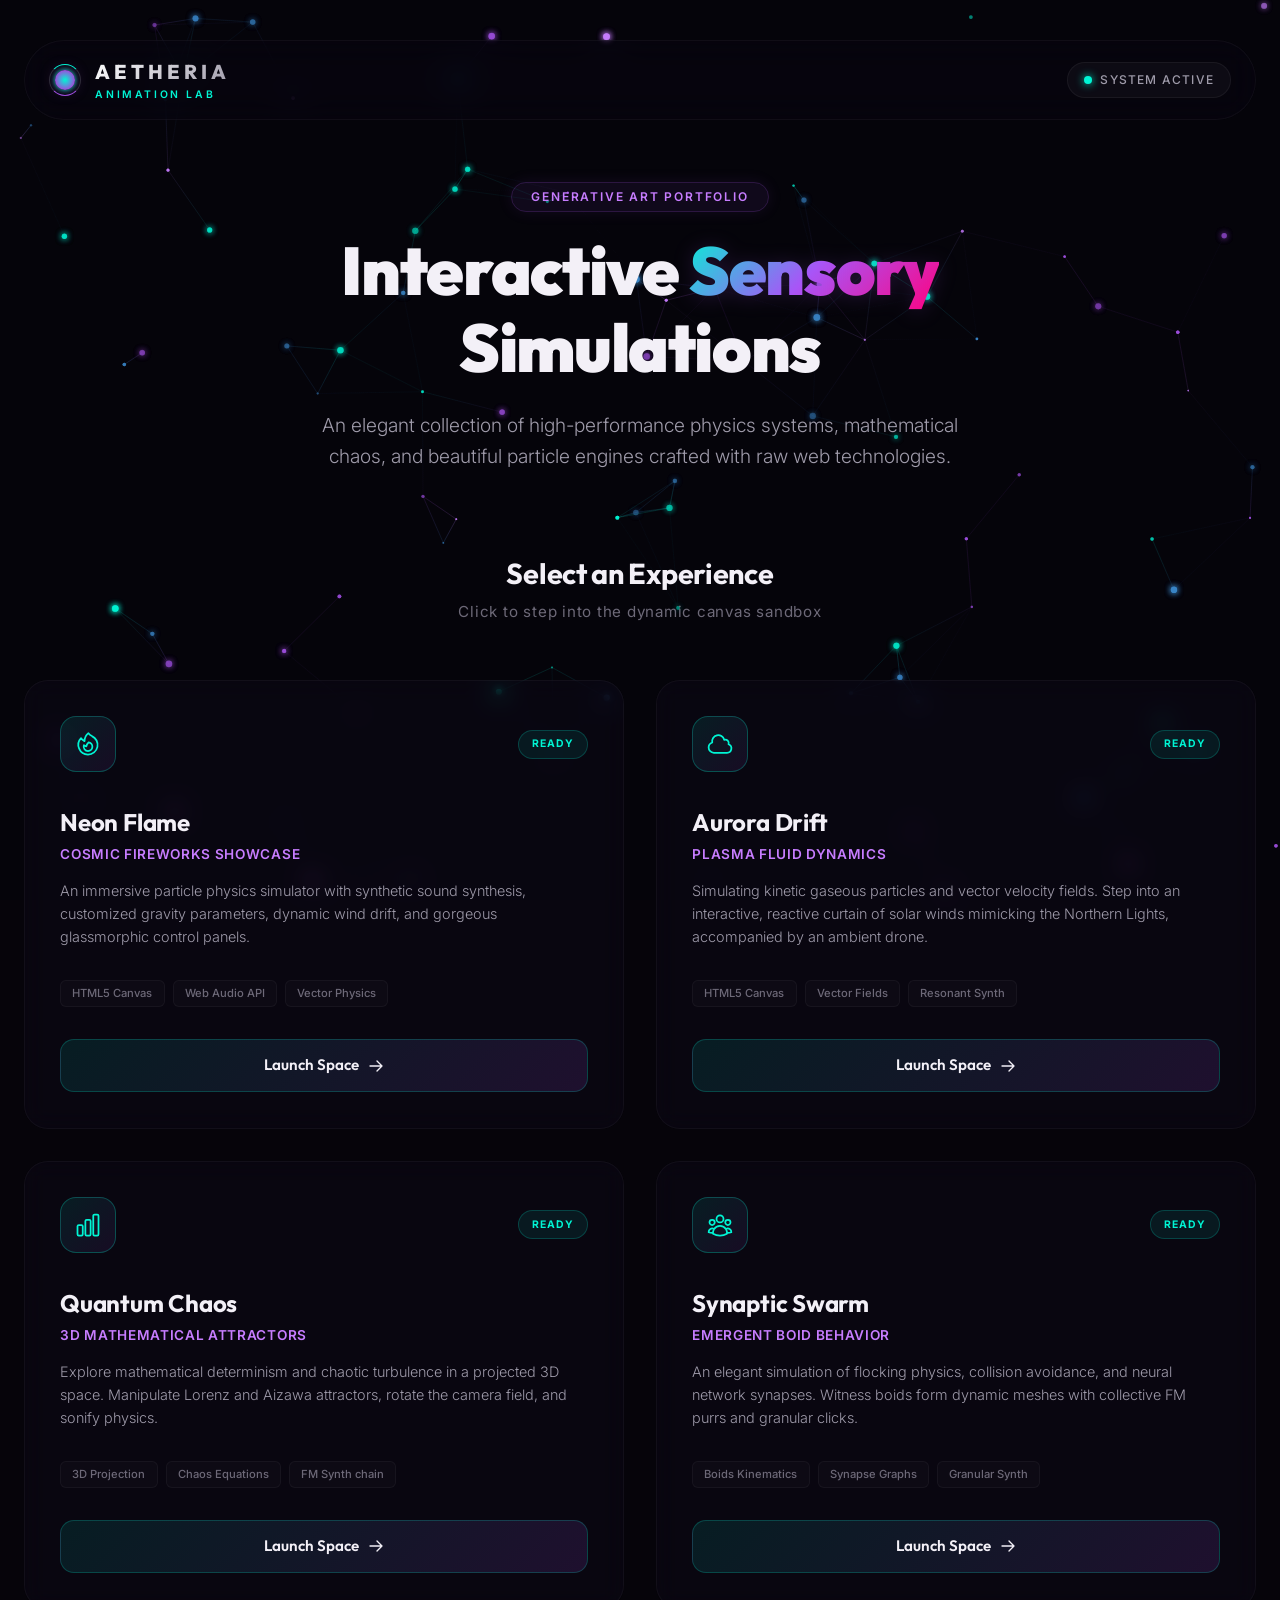
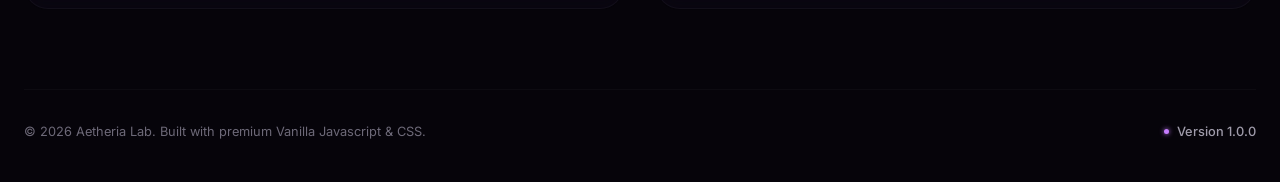
<file: index.html>
<!DOCTYPE html>
<html lang="en">
<head>
    <meta charset="UTF-8">
    <meta name="viewport" content="width=device-width, initial-scale=1.0">
    <title>Aetheria - Cosmic Animation Lab</title>
    <meta name="description" content="A curated collection of beautiful, interactive physics animations, math dynamics, and sensory simulations built with premium vanilla technologies.">
    <meta name="keywords" content="interactive art, html5 canvas, particle physics, generative art, glassmorphic dashboard, creative coding">
    <meta name="author" content="Antigravity Coding Assistant">
    
    <!-- Open Graph for sharing -->
    <meta property="og:title" content="Aetheria - Cosmic Animation Lab">
    <meta property="og:description" content="A premium showcase of gorgeous, interactive physics animations and creative experiments.">
    <meta property="og:type" content="website">

    <!-- Google Fonts -->
    <link rel="preconnect" href="https://fonts.googleapis.com">
    <link rel="preconnect" href="https://fonts.gstatic.com" crossorigin>
    <link href="https://fonts.googleapis.com/css2?family=Inter:wght@300;400;500;600&family=Outfit:wght@300;400;600;700;900&display=swap" rel="stylesheet">
    
    <!-- Root Stylesheet -->
    <link rel="stylesheet" href="style.css">
</head>
<body>
    <!-- Interactive Background Canvas (Sleek Space Dust Particles) -->
    <canvas id="portalCanvas"></canvas>

    <div class="app-container">
        <!-- Floating Header -->
        <header class="main-header">
            <div class="logo-area">
                <div class="logo-orb">
                    <div class="orb-core"></div>
                    <div class="orb-ring"></div>
                </div>
                <div class="logo-text">
                    <span class="brand-title">AETHERIA</span>
                    <span class="brand-tagline">Animation Lab</span>
                </div>
            </div>
            <nav class="main-nav">
                <div class="system-status">
                    <span class="status-indicator-ping"></span>
                    <span class="status-text">SYSTEM ACTIVE</span>
                </div>
            </nav>
        </header>

        <!-- Main Content -->
        <main class="portal-main">
            <!-- Hero Section -->
            <section class="hero-section">
                <div class="badge-wrapper">
                    <span class="explore-badge">Generative Art Portfolio</span>
                </div>
                <h1 class="hero-title">
                    Interactive <span class="gradient-text">Sensory</span> Simulations
                </h1>
                <p class="hero-subtitle">
                    An elegant collection of high-performance physics systems, mathematical chaos, and beautiful particle engines crafted with raw web technologies.
                </p>
            </section>

            <!-- Showcase Grid -->
            <section class="showcase-section">
                <div class="section-header">
                    <h2>Select an Experience</h2>
                    <p>Click to step into the dynamic canvas sandbox</p>
                </div>

                <div class="apps-grid">
                    <!-- App 1: Neon Flame (Live Fireworks) -->
                    <article class="app-card active-app">
                        <div class="card-glow"></div>
                        <div class="card-content">
                            <div class="card-header">
                                <div class="app-icon fireworks-icon">
                                    <svg viewBox="0 0 24 24" width="28" height="28" fill="none" stroke="currentColor" stroke-width="1.5">
                                        <path stroke-linecap="round" stroke-linejoin="round" d="M15.362 5.214A8.252 8.252 0 0 1 12 21 8.25 8.25 0 0 1 6.038 7.047 8.287 8.287 0 0 0 9 9.601a8.983 8.983 0 0 1 3.361-6.867 8.21 8.21 0 0 0 3 2.48Z" />
                                        <path stroke-linecap="round" stroke-linejoin="round" d="M12 18a3.75 3.75 0 0 0 .495-7.467 5.99 5.99 0 0 0-1.925 3.546 5.974 5.974 0 0 1-2.133-1A3.75 3.75 0 0 0 12 18Z" />
                                    </svg>
                                </div>
                                <span class="status-badge live">READY</span>
                            </div>
                            <div class="card-body">
                                <h3>Neon Flame</h3>
                                <p class="card-subtitle">Cosmic Fireworks Showcase</p>
                                <p class="card-description">
                                    An immersive particle physics simulator with synthetic sound synthesis, customized gravity parameters, dynamic wind drift, and gorgeous glassmorphic control panels.
                                </p>
                            </div>
                            <div class="card-tech">
                                <span>HTML5 Canvas</span>
                                <span>Web Audio API</span>
                                <span>Vector Physics</span>
                            </div>
                            <div class="card-footer">
                                <a href="fireworks/index.html" class="launch-btn">
                                    <span>Launch Space</span>
                                    <svg viewBox="0 0 24 24" width="16" height="16" fill="none" stroke="currentColor" stroke-width="2">
                                        <path stroke-linecap="round" stroke-linejoin="round" d="M13.5 4.5L21 12m0 0l-7.5 7.5M21 12H3" />
                                    </svg>
                                </a>
                            </div>
                        </div>
                    </article>

                    <!-- App 2: Fluid Aurora (Active) -->
                    <article class="app-card active-app">
                        <div class="card-glow"></div>
                        <div class="card-content">
                            <div class="card-header">
                                <div class="app-icon aurora-icon">
                                    <svg viewBox="0 0 24 24" width="28" height="28" fill="none" stroke="currentColor" stroke-width="1.5">
                                        <path stroke-linecap="round" stroke-linejoin="round" d="M2.25 15a4.5 4.5 0 0 0 4.5 4.5H18a3.75 3.75 0 0 0 1.332-7.257 3 3 0 0 0-3.758-3.848 5.25 5.25 0 0 0-10.233 2.33A4.502 4.502 0 0 0 2.25 15Z" />
                                    </svg>
                                </div>
                                <span class="status-badge live">READY</span>
                            </div>
                            <div class="card-body">
                                <h3>Aurora Drift</h3>
                                <p class="card-subtitle">Plasma Fluid Dynamics</p>
                                <p class="card-description">
                                    Simulating kinetic gaseous particles and vector velocity fields. Step into an interactive, reactive curtain of solar winds mimicking the Northern Lights, accompanied by an ambient drone.
                                </p>
                            </div>
                            <div class="card-tech">
                                <span>HTML5 Canvas</span>
                                <span>Vector Fields</span>
                                <span>Resonant Synth</span>
                            </div>
                            <div class="card-footer">
                                <a href="aurora/index.html" class="launch-btn">
                                    <span>Launch Space</span>
                                    <svg viewBox="0 0 24 24" width="16" height="16" fill="none" stroke="currentColor" stroke-width="2">
                                        <path stroke-linecap="round" stroke-linejoin="round" d="M13.5 4.5L21 12m0 0l-7.5 7.5M21 12H3" />
                                    </svg>
                                </a>
                            </div>
                        </div>
                    </article>

                    <!-- App 3: Mathematical Attractors (Active) -->
                    <article class="app-card active-app">
                        <div class="card-glow"></div>
                        <div class="card-content">
                            <div class="card-header">
                                <div class="app-icon attractor-icon">
                                    <svg viewBox="0 0 24 24" width="28" height="28" fill="none" stroke="currentColor" stroke-width="1.5">
                                        <path stroke-linecap="round" stroke-linejoin="round" d="M3 13.125C3 12.504 3.504 12 4.125 12h2.25c.621 0 1.125.504 1.125 1.125v6.75C7.5 20.496 6.996 21 6.375 21h-2.25A1.125 1.125 0 0 1 3 19.875v-6.75ZM9.75 8.625c0-.621.504-1.125 1.125-1.125h2.25c.621 0 1.125.504 1.125 1.125v11.25c0 .621-.504 1.125-1.125 1.125h-2.25a1.125 1.125 0 0 1-1.125-1.125V8.625ZM16.5 4.125c0-.621.504-1.125 1.125-1.125h2.25C20.496 3 21 3.504 21 4.125v15.75c0 .621-.504 1.125-1.125 1.125h-2.25a1.125 1.125 0 0 1-1.125-1.125V4.125Z" />
                                    </svg>
                                </div>
                                <span class="status-badge live">READY</span>
                            </div>
                            <div class="card-body">
                                <h3>Quantum Chaos</h3>
                                <p class="card-subtitle">3D Mathematical Attractors</p>
                                <p class="card-description">
                                    Explore mathematical determinism and chaotic turbulence in a projected 3D space. Manipulate Lorenz and Aizawa attractors, rotate the camera field, and sonify physics.
                                </p>
                            </div>
                            <div class="card-tech">
                                <span>3D Projection</span>
                                <span>Chaos Equations</span>
                                <span>FM Synth chain</span>
                            </div>
                            <div class="card-footer">
                                <a href="chaos/index.html" class="launch-btn">
                                    <span>Launch Space</span>
                                    <svg viewBox="0 0 24 24" width="16" height="16" fill="none" stroke="currentColor" stroke-width="2">
                                        <path stroke-linecap="round" stroke-linejoin="round" d="M13.5 4.5L21 12m0 0l-7.5 7.5M21 12H3" />
                                    </svg>
                                </a>
                            </div>
                        </div>
                    </article>

                    <!-- App 4: Swarm Intelligence (Active) -->
                    <article class="app-card active-app">
                        <div class="card-glow"></div>
                        <div class="card-content">
                            <div class="card-header">
                                <div class="app-icon swarm-icon">
                                    <svg viewBox="0 0 24 24" width="28" height="28" fill="none" stroke="currentColor" stroke-width="1.5">
                                        <path stroke-linecap="round" stroke-linejoin="round" d="M18 18.72a9.094 9.094 0 0 0 3.741-.479 3 3 0 0 0-4.682-2.72m.94 3.198.001.031c0 .225-.012.447-.037.666A11.944 11.944 0 0 1 12 21c-2.17 0-4.207-.576-5.963-1.584A6.062 6.062 0 0 1 6 18.719m12 0a5.971 5.971 0 0 0-.941-3.197m0 0A5.995 5.995 0 0 0 12 12.75a5.995 5.995 0 0 0-5.058 2.772m0 0a3 3 0 0 0-4.681 2.72 8.986 8.986 0 0 0 3.74.477m.94-3.197a5.971 5.971 0 0 0-.94 3.197M15 6.75a3 3 0 1 1-6 0 3 3 0 0 1 6 0Zm6 3a2.25 2.25 0 1 1-4.5 0 2.25 2.25 0 0 1 4.5 0Zm-13.5 0a2.25 2.25 0 1 1-4.5 0 2.25 2.25 0 0 1 4.5 0Z" />
                                    </svg>
                                </div>
                                <span class="status-badge live">READY</span>
                            </div>
                            <div class="card-body">
                                <h3>Synaptic Swarm</h3>
                                <p class="card-subtitle">Emergent Boid Behavior</p>
                                <p class="card-description">
                                    An elegant simulation of flocking physics, collision avoidance, and neural network synapses. Witness boids form dynamic meshes with collective FM purrs and granular clicks.
                                </p>
                            </div>
                            <div class="card-tech">
                                <span>Boids Kinematics</span>
                                <span>Synapse Graphs</span>
                                <span>Granular Synth</span>
                            </div>
                            <div class="card-footer">
                                <a href="swarm/index.html" class="launch-btn">
                                    <span>Launch Space</span>
                                    <svg viewBox="0 0 24 24" width="16" height="16" fill="none" stroke="currentColor" stroke-width="2">
                                        <path stroke-linecap="round" stroke-linejoin="round" d="M13.5 4.5L21 12m0 0l-7.5 7.5M21 12H3" />
                                    </svg>
                                </a>
                            </div>
                        </div>
                    </article>
                </div>
            </section>
        </main>

        <!-- Footer -->
        <footer class="main-footer">
            <p>&copy; 2026 Aetheria Lab. Built with premium Vanilla Javascript &amp; CSS.</p>
            <div class="footer-links">
                <span class="footer-dot"></span>
                <span>Version 1.0.0</span>
            </div>
        </footer>
    </div>

    <!-- Entrance Script -->
    <script src="app.js"></script>
</body>
</html>
</file>
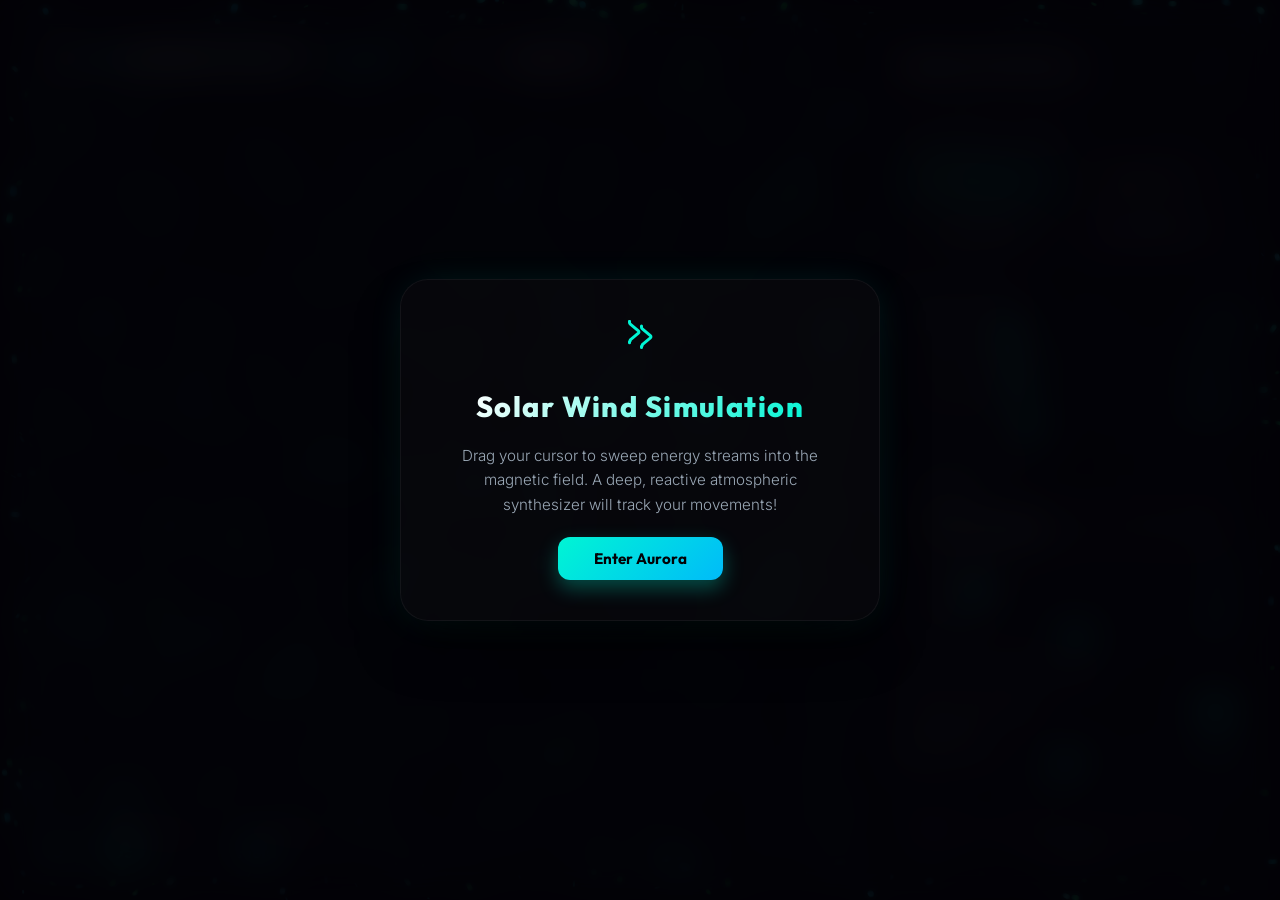
<file: aurora/index.html>
<!DOCTYPE html>
<html lang="en">
<head>
    <meta charset="UTF-8">
    <meta name="viewport" content="width=device-width, initial-scale=1.0">
    <title>Aurora Drift - Gaseous Plasma Fluid Dynamics</title>
    <meta name="description" content="Experience beautiful, gaseous plasma flows mimicking the Northern Lights. Interact with velocity vector fields and ambient synthesized drone sounds.">
    <meta name="keywords" content="aurora, plasma fluid dynamics, flow field, html5 canvas, audio synthesis, generative art">
    <meta name="author" content="Antigravity Coding Assistant">
    
    <!-- Google Fonts -->
    <link rel="preconnect" href="https://fonts.googleapis.com">
    <link rel="preconnect" href="https://fonts.gstatic.com" crossorigin>
    <link href="https://fonts.googleapis.com/css2?family=Inter:wght@300;400;500;600&family=Outfit:wght@300;400;600;800&display=swap" rel="stylesheet">
    
    <!-- CSS Stylesheet -->
    <link rel="stylesheet" href="style.css">
</head>
<body>
    <!-- Main Background Canvas -->
    <canvas id="auroraCanvas" aria-label="Interactive Fluid Plasma Canvas"></canvas>
    
    <!-- Overlay UI Layout -->
    <main class="ui-wrapper">
        <!-- Floating Header -->
        <header class="app-header">
            <div class="logo-area">
                <a href="../index.html" class="icon-btn tooltip back-home-btn" data-tooltip="Back to Portal" aria-label="Back to Portal" style="text-decoration: none; color: inherit; width: 38px; height: 38px;">
                    <svg viewBox="0 0 24 24" width="18" height="18" fill="none" stroke="currentColor" stroke-width="2.5" style="display: block;">
                        <path stroke-linecap="round" stroke-linejoin="round" d="M10.5 19.5L3 12m0 0l7.5-7.5M3 12h18" />
                    </svg>
                </a>
                <span class="logo-dot"></span>
                <h1>AURORA DRIFT</h1>
                <span class="logo-badge">Plasma v1.0</span>
            </div>
            <div class="header-actions">
                <button id="quickSoundBtn" class="icon-btn tooltip" data-tooltip="Toggle Ambient Drone" aria-label="Toggle Drone">
                    <svg class="sound-on-icon" viewBox="0 0 24 24" width="20" height="20">
                        <path d="M3 9v6h4l5 5V4L7 9H3zm13.5 3c0-1.77-1.02-3.29-2.5-4.03v8.05c1.48-.73 2.5-2.25 2.5-4.02zM14 3.23v2.06c2.89.86 5 3.54 5 6.71s-2.11 5.85-5 6.71v2.06c4.01-.91 7-4.49 7-8.77s-2.99-7.86-7-8.77z"/>
                    </svg>
                    <svg class="sound-off-icon hidden" viewBox="0 0 24 24" width="20" height="20">
                        <path d="M16.5 12c0-1.77-1.02-3.29-2.5-4.03v2.21l2.45 2.45c.03-.21.05-.42.05-.63zm2.5 0c0 .94-.2 1.82-.54 2.64l1.51 1.51C20.63 14.91 21 13.5 21 12c0-4.28-2.99-7.86-7-8.77v2.06c2.89.86 5 3.54 5 6.71zM4.27 3L3 4.27 7.73 9H3v6h4l5 5v-6.73l4.25 4.25c-.67.52-1.42.93-2.25 1.18v2.06c1.38-.31 2.63-.95 3.69-1.81L19.73 21 21 19.73l-9-9L4.27 3zM12 4L9.91 6.09 12 8.18V4z"/>
                    </svg>
                </button>
                <button id="toggleControlsBtn" class="action-btn header-toggle" aria-label="Toggle Settings Panel">
                    <span>Configure</span>
                    <svg viewBox="0 0 24 24" width="16" height="16">
                        <path d="M19.14 12.94c.04-.3.06-.61.06-.94 0-.32-.02-.64-.07-.94l2.03-1.58c.18-.14.23-.41.12-.61l-1.92-3.32c-.12-.22-.37-.29-.59-.22l-2.39.96c-.5-.38-1.03-.7-1.62-.94l-.36-2.54c-.04-.24-.24-.41-.48-.41h-3.84c-.24 0-.43.17-.47.41l-.36 2.54c-.59.24-1.13.57-1.62.94l-2.39-.96c-.22-.08-.47 0-.59.22L2.74 8.87c-.12.21-.08.47.12.61l2.03 1.58c-.05.3-.09.63-.09.94s.02.64.07.94l-2.03 1.58c-.18.14-.23.41-.12.61l1.92 3.32c.12.22.37.29.59.22l2.39-.96c.5.38 1.03.7 1.62.94l.36 2.54c.05.24.24.41.48.41h3.84c.24 0 .44-.17.47-.41l.36-2.54c.59-.24 1.13-.56 1.62-.94l2.39.96c.22.08.47 0 .59-.22l1.92-3.32c.12-.22.07-.47-.12-.61l-2.01-1.58zM12 15.6c-1.98 0-3.6-1.62-3.6-3.6s1.62-3.6 3.6-3.6 3.6 1.62 3.6 3.6-1.62 3.6-3.6 3.6z"/>
                    </svg>
                </button>
            </div>
        </header>

        <!-- Stats Counter -->
        <section class="diagnostics-panel" aria-label="Performance Diagnostics">
            <div class="stat-item">
                <span class="stat-label">FPS</span>
                <span id="fpsValue" class="stat-value">60</span>
            </div>
            <div class="stat-separator"></div>
            <div class="stat-item">
                <span class="stat-label">Plasma Nodes</span>
                <span id="nodesCount" class="stat-value">0</span>
            </div>
            <div class="stat-separator"></div>
            <div class="stat-item">
                <span class="stat-label">Flow Vectors</span>
                <span id="velocityFactor" class="stat-value">Fluid</span>
            </div>
        </section>

        <!-- Dynamic Control Sidebar -->
        <aside id="settingsPanel" class="settings-sidebar active" aria-label="Visual and Physics Settings">
            <div class="sidebar-header">
                <h2>Aurora Controller</h2>
                <button id="closeSidebarBtn" class="close-btn" aria-label="Hide panel">
                    <svg viewBox="0 0 24 24" width="18" height="18">
                        <path d="M19 6.41L17.59 5 12 10.59 6.41 5 5 6.41 10.59 12 5 17.59 6.41 19 12 13.41 17.59 19 19 17.59 13.41 12z"/>
                    </svg>
                </button>
            </div>

            <div class="sidebar-content">
                <!-- Presets -->
                <div class="control-group">
                    <h3 class="group-title">Atmospheric Presets</h3>
                    <div class="preset-grid">
                        <button class="preset-btn" data-preset="borealis">
                            <span>💚 Borealis Glow</span>
                        </button>
                        <button class="preset-btn" data-preset="solar-wind">
                            <span>🔥 Solar Flare</span>
                        </button>
                        <button class="preset-btn" data-preset="cosmic-storm">
                            <span>⚡ Electric Storm</span>
                        </button>
                        <button class="preset-btn" data-preset="violet-dream">
                            <span>💜 Violet Horizon</span>
                        </button>
                    </div>
                </div>

                <!-- Simulation Settings -->
                <div class="control-group">
                    <h3 class="group-title">Fluid Controls</h3>
                    
                    <div class="control-row slider-row">
                        <div class="slider-labels">
                            <label for="particleDensity">Fluid Particle Count</label>
                            <span id="particleDensityVal" class="slider-display">1200</span>
                        </div>
                        <input type="range" id="particleDensity" min="200" max="3000" step="100" value="1200">
                    </div>

                    <div class="control-row slider-row">
                        <div class="slider-labels">
                            <label for="flowSpeed">Plasma Flow Speed</label>
                            <span id="flowSpeedVal" class="slider-display">Normal</span>
                        </div>
                        <input type="range" id="flowSpeed" min="0.2" max="2.5" step="0.1" value="1.0">
                    </div>

                    <div class="control-row slider-row">
                        <div class="slider-labels">
                            <label for="turbulence">Wave Turbulence</label>
                            <span id="turbulenceVal" class="slider-display">Medium</span>
                        </div>
                        <input type="range" id="turbulence" min="0.1" max="3.0" step="0.1" value="1.2">
                    </div>
                </div>

                <!-- Customization -->
                <div class="control-group">
                    <h3 class="group-title">Aurora Styling</h3>

                    <div class="control-row select-row">
                        <label for="colorTheme">Color Nebula</label>
                        <div class="select-wrapper">
                            <select id="colorTheme">
                                <option value="emerald" selected>💚 Emerald Borealis</option>
                                <option value="solar">🔥 Solar Radiation</option>
                                <option value="cosmic">🌌 Electric Neon</option>
                                <option value="violet">💜 Amethyst Dream</option>
                                <option value="rainbow">🌈 Spectrum Shift</option>
                            </select>
                        </div>
                    </div>

                    <div class="control-row slider-row">
                        <div class="slider-labels">
                            <label for="trailPersistence">Trail Persistence</label>
                            <span id="trailPersistenceVal" class="slider-display">Long</span>
                        </div>
                        <input type="range" id="trailPersistence" min="0.01" max="0.15" step="0.005" value="0.04">
                    </div>

                    <div class="control-row slider-row">
                        <div class="slider-labels">
                            <label for="glowIntensity">Blur &amp; Glow</label>
                            <span id="glowIntensityVal" class="slider-display">High</span>
                        </div>
                        <input type="range" id="glowIntensity" min="0" max="15" step="1" value="8">
                    </div>
                </div>

                <!-- Audio Controls -->
                <div class="control-group">
                    <h3 class="group-title">Solar Wind Synthesizer</h3>

                    <div class="control-row toggle-row">
                        <label for="soundToggle">Enable Cosmic Drone</label>
                        <label class="switch-container">
                            <input type="checkbox" id="soundToggle" checked>
                            <span class="slider-switch"></span>
                        </label>
                    </div>

                    <div class="control-row slider-row">
                        <div class="slider-labels">
                            <label for="volumeSlider">Drone Volume</label>
                            <span id="volumeSliderVal" class="slider-display">50%</span>
                        </div>
                        <input type="range" id="volumeSlider" min="0" max="1" step="0.05" value="0.5">
                    </div>
                </div>
            </div>

            <div class="sidebar-footer">
                <p>🌌 Cosmic Fluid: Click and drag to inject solar kinetic velocity fields!</p>
            </div>
        </aside>

        <!-- Tap instructions overlay -->
        <div class="instruction-overlay" id="instructionOverlay">
            <div class="instruction-content">
                <svg viewBox="0 0 24 24" width="48" height="48" class="pulse-icon" fill="none" stroke="currentColor" stroke-width="1.5">
                    <path stroke-linecap="round" stroke-linejoin="round" d="M12.75 3.03v.568c0 .334.148.65.405.864l4.038 3.348a.75.75 0 0 1 0 1.15l-4.038 3.349a.867.867 0 0 1-.405.864v.568m-6-13.064v.568c0 .334.148.65.405.864l4.038 3.348a.75.75 0 0 1 0 1.15l-4.038 3.349a.867.867 0 0 1-.405.864v.568" />
                </svg>
                <p class="instruction-title">Solar Wind Simulation</p>
                <p class="instruction-text">Drag your cursor to sweep energy streams into the magnetic field. A deep, reactive atmospheric synthesizer will track your movements!</p>
                <button class="dismiss-btn" id="dismissInstructionsBtn">Enter Aurora</button>
            </div>
        </div>
    </main>

    <!-- App Script -->
    <script src="app.js"></script>
</body>
</html>
</file>
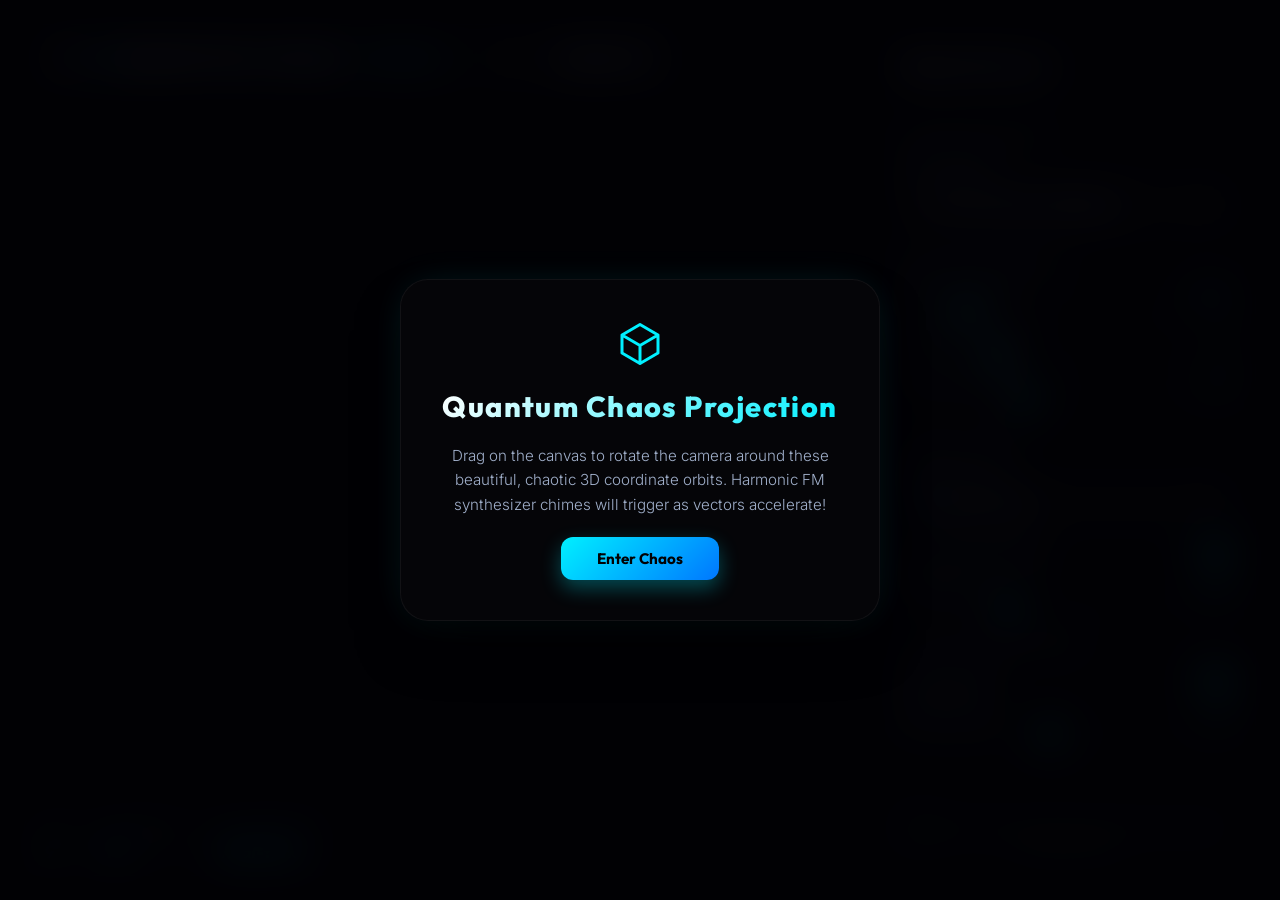
<file: chaos/index.html>
<!DOCTYPE html>
<html lang="en">
<head>
    <meta charset="UTF-8">
    <meta name="viewport" content="width=device-width, initial-scale=1.0">
    <title>Quantum Chaos - 3D Mathematical Attractors</title>
    <meta name="description" content="Explore mathematical determinism and chaotic turbulence in a 3D canvas environment. Manipulate Lorenz and Aizawa attractors and listen to mathematical FM synthesizers.">
    <meta name="keywords" content="chaos theory, lorenz attractor, aizawa attractor, 3d projection, math sonification, generative music">
    <meta name="author" content="Antigravity Coding Assistant">
    
    <!-- Google Fonts -->
    <link rel="preconnect" href="https://fonts.googleapis.com">
    <link rel="preconnect" href="https://fonts.gstatic.com" crossorigin>
    <link href="https://fonts.googleapis.com/css2?family=Inter:wght@300;400;500;600&family=Outfit:wght@300;400;600;800&display=swap" rel="stylesheet">
    
    <!-- CSS Stylesheet -->
    <link rel="stylesheet" href="style.css">
</head>
<body>
    <!-- Main Background Canvas -->
    <canvas id="chaosCanvas" aria-label="Interactive 3D Attractor Canvas"></canvas>
    
    <!-- Overlay UI Layout -->
    <main class="ui-wrapper">
        <!-- Floating Header -->
        <header class="app-header">
            <div class="logo-area">
                <a href="../index.html" class="icon-btn tooltip back-home-btn" data-tooltip="Back to Portal" aria-label="Back to Portal" style="text-decoration: none; color: inherit; width: 38px; height: 38px;">
                    <svg viewBox="0 0 24 24" width="18" height="18" fill="none" stroke="currentColor" stroke-width="2.5" style="display: block;">
                        <path stroke-linecap="round" stroke-linejoin="round" d="M10.5 19.5L3 12m0 0l7.5-7.5M3 12h18" />
                    </svg>
                </a>
                <span class="logo-dot"></span>
                <h1>QUANTUM CHAOS</h1>
                <span class="logo-badge">Attractor v1.0</span>
            </div>
            <div class="header-actions">
                <button id="quickSoundBtn" class="icon-btn tooltip" data-tooltip="Toggle FM Sonification" aria-label="Toggle Sound">
                    <svg class="sound-on-icon" viewBox="0 0 24 24" width="20" height="20">
                        <path d="M3 9v6h4l5 5V4L7 9H3zm13.5 3c0-1.77-1.02-3.29-2.5-4.03v8.05c1.48-.73 2.5-2.25 2.5-4.02zM14 3.23v2.06c2.89.86 5 3.54 5 6.71s-2.11 5.85-5 6.71v2.06c4.01-.91 7-4.49 7-8.77s-2.99-7.86-7-8.77z"/>
                    </svg>
                    <svg class="sound-off-icon hidden" viewBox="0 0 24 24" width="20" height="20">
                        <path d="M16.5 12c0-1.77-1.02-3.29-2.5-4.03v2.21l2.45 2.45c.03-.21.05-.42.05-.63zm2.5 0c0 .94-.2 1.82-.54 2.64l1.51 1.51C20.63 14.91 21 13.5 21 12c0-4.28-2.99-7.86-7-8.77v2.06c2.89.86 5 3.54 5 6.71zM4.27 3L3 4.27 7.73 9H3v6h4l5 5v-6.73l4.25 4.25c-.67.52-1.42.93-2.25 1.18v2.06c1.38-.31 2.63-.95 3.69-1.81L19.73 21 21 19.73l-9-9L4.27 3zM12 4L9.91 6.09 12 8.18V4z"/>
                    </svg>
                </button>
                <button id="toggleControlsBtn" class="action-btn header-toggle" aria-label="Toggle Settings Panel">
                    <span>Configure</span>
                    <svg viewBox="0 0 24 24" width="16" height="16">
                        <path d="M19.14 12.94c.04-.3.06-.61.06-.94 0-.32-.02-.64-.07-.94l2.03-1.58c.18-.14.23-.41.12-.61l-1.92-3.32c-.12-.22-.37-.29-.59-.22l-2.39.96c-.5-.38-1.03-.7-1.62-.94l-.36-2.54c-.04-.24-.24-.41-.48-.41h-3.84c-.24 0-.43.17-.47.41l-.36 2.54c-.59.24-1.13.57-1.62.94l-2.39-.96c-.22-.08-.47 0-.59.22L2.74 8.87c-.12.21-.08.47.12.61l2.03 1.58c-.05.3-.09.63-.09.94s.02.64.07.94l-2.03 1.58c-.18.14-.23.41-.12.61l1.92 3.32c.12.22.37.29.59.22l2.39-.96c.5.38 1.03.7 1.62.94l.36 2.54c.05.24.24.41.48.41h3.84c.24 0 .44-.17.47-.41l.36-2.54c.59-.24 1.13-.56 1.62-.94l2.39.96c.22.08.47 0 .59-.22l1.92-3.32c.12-.22.07-.47-.12-.61l-2.01-1.58zM12 15.6c-1.98 0-3.6-1.62-3.6-3.6s1.62-3.6 3.6-3.6 3.6 1.62 3.6 3.6-1.62 3.6-3.6 3.6z"/>
                    </svg>
                </button>
            </div>
        </header>

        <!-- Stats Counter -->
        <section class="diagnostics-panel" aria-label="Performance Diagnostics">
            <div class="stat-item">
                <span class="stat-label">FPS</span>
                <span id="fpsValue" class="stat-value">60</span>
            </div>
            <div class="stat-separator"></div>
            <div class="stat-item">
                <span class="stat-label">3D Strands</span>
                <span id="strandsCount" class="stat-value">0</span>
            </div>
            <div class="stat-separator"></div>
            <div class="stat-item">
                <span class="stat-label">Calculations</span>
                <span id="calcFactor" class="stat-value">Real-time</span>
            </div>
        </section>

        <!-- Dynamic Control Sidebar -->
        <aside id="settingsPanel" class="settings-sidebar active" aria-label="Visual and Physics Settings">
            <div class="sidebar-header">
                <h2>Chaos Director</h2>
                <button id="closeSidebarBtn" class="close-btn" aria-label="Hide panel">
                    <svg viewBox="0 0 24 24" width="18" height="18">
                        <path d="M19 6.41L17.59 5 12 10.59 6.41 5 5 6.41 10.59 12 5 17.59 6.41 19 12 13.41 17.59 19 19 17.59 13.41 12z"/>
                    </svg>
                </button>
            </div>

            <div class="sidebar-content">
                <!-- Attractor Equations selector -->
                <div class="control-group">
                    <h3 class="group-title">Attractor System</h3>
                    <div class="control-row select-row">
                        <label for="attractorType">Chaos Equation</label>
                        <div class="select-wrapper">
                            <select id="attractorType">
                                <option value="lorenz" selected>🦋 Lorenz Attractor (Butterfly)</option>
                                <option value="aizawa">🍎 Aizawa Attractor (Spherical)</option>
                                <option value="halvorsen">🔺 Halvorsen Attractor (Triangle)</option>
                                <option value="thomas">🌀 Thomas Attractor (Cyclic)</option>
                            </select>
                        </div>
                    </div>
                </div>

                <!-- Simulation Settings -->
                <div class="control-group">
                    <h3 class="group-title">Dynamic Parameters</h3>
                    
                    <div class="control-row slider-row">
                        <div class="slider-labels">
                            <label for="timeStep">Delta Time (Speed)</label>
                            <span id="timeStepVal" class="slider-display">Normal</span>
                        </div>
                        <input type="range" id="timeStep" min="0.002" max="0.035" step="0.001" value="0.008">
                    </div>

                    <div class="control-row slider-row">
                        <div class="slider-labels">
                            <label for="strandCount">3D Braids (Strands)</label>
                            <span id="strandCountVal" class="slider-display">12</span>
                        </div>
                        <input type="range" id="strandCount" min="2" max="30" step="1" value="12">
                    </div>

                    <div class="control-row slider-row">
                        <div class="slider-labels">
                            <label for="historyLength">History Trail Length</label>
                            <span id="historyLengthVal" class="slider-display">400</span>
                        </div>
                        <input type="range" id="historyLength" min="50" max="1000" step="25" value="400">
                    </div>
                </div>

                <!-- Customization -->
                <div class="control-group">
                    <h3 class="group-title">Visual Styling</h3>

                    <div class="control-row select-row">
                        <label for="colorTheme">Holographic Neon</label>
                        <div class="select-wrapper">
                            <select id="colorTheme">
                                <option value="cyan" selected>🌀 Quantum Cyan</option>
                                <option value="rose">💖 Cyberpunk Rose</option>
                                <option value="gold">💛 Solarian Dynasty</option>
                                <option value="acid">💚 Toxic Biohazard</option>
                                <option value="rainbow">🌈 Spectral Chaos</option>
                            </select>
                        </div>
                    </div>

                    <div class="control-row toggle-row">
                        <label for="autoSpinToggle">Auto Camera Rotation</label>
                        <label class="switch-container">
                            <input type="checkbox" id="autoSpinToggle" checked>
                            <span class="slider-switch"></span>
                        </label>
                    </div>

                    <div class="control-row slider-row">
                        <div class="slider-labels">
                            <label for="cameraZoom">3D Field Zoom</label>
                            <span id="cameraZoomVal" class="slider-display">100%</span>
                        </div>
                        <input type="range" id="cameraZoom" min="30" max="250" step="5" value="100">
                    </div>
                </div>

                <!-- Audio Controls -->
                <div class="control-group">
                    <h3 class="group-title">FM Chaos Sonification</h3>

                    <div class="control-row toggle-row">
                        <label for="soundToggle">Enable Sonifier</label>
                        <label class="switch-container">
                            <input type="checkbox" id="soundToggle" checked>
                            <span class="slider-switch"></span>
                        </label>
                    </div>

                    <div class="control-row slider-row">
                        <div class="slider-labels">
                            <label for="volumeSlider">Sonifier Volume</label>
                            <span id="volumeSliderVal" class="slider-display">45%</span>
                        </div>
                        <input type="range" id="volumeSlider" min="0" max="1" step="0.05" value="0.45">
                    </div>
                </div>
            </div>

            <div class="sidebar-footer">
                <p>🌀 Mathematical Space: Drag to rotate camera in 3D! Scroll or pinch to zoom.</p>
            </div>
        </aside>

        <!-- Tap instructions overlay -->
        <div class="instruction-overlay" id="instructionOverlay">
            <div class="instruction-content">
                <svg viewBox="0 0 24 24" width="48" height="48" class="pulse-icon" fill="none" stroke="currentColor" stroke-width="1.5">
                    <path stroke-linecap="round" stroke-linejoin="round" d="M21 7.5l-9-5.25L3 7.5m18 0l-9 5.25m9-5.25v9l-9 5.25M3 7.5l9 5.25M3 7.5v9l9 5.25m0-9v9" />
                </svg>
                <p class="instruction-title">Quantum Chaos Projection</p>
                <p class="instruction-text">Drag on the canvas to rotate the camera around these beautiful, chaotic 3D coordinate orbits. Harmonic FM synthesizer chimes will trigger as vectors accelerate!</p>
                <button class="dismiss-btn" id="dismissInstructionsBtn">Enter Chaos</button>
            </div>
        </div>
    </main>

    <!-- App Script -->
    <script src="app.js"></script>
</body>
</html>
</file>
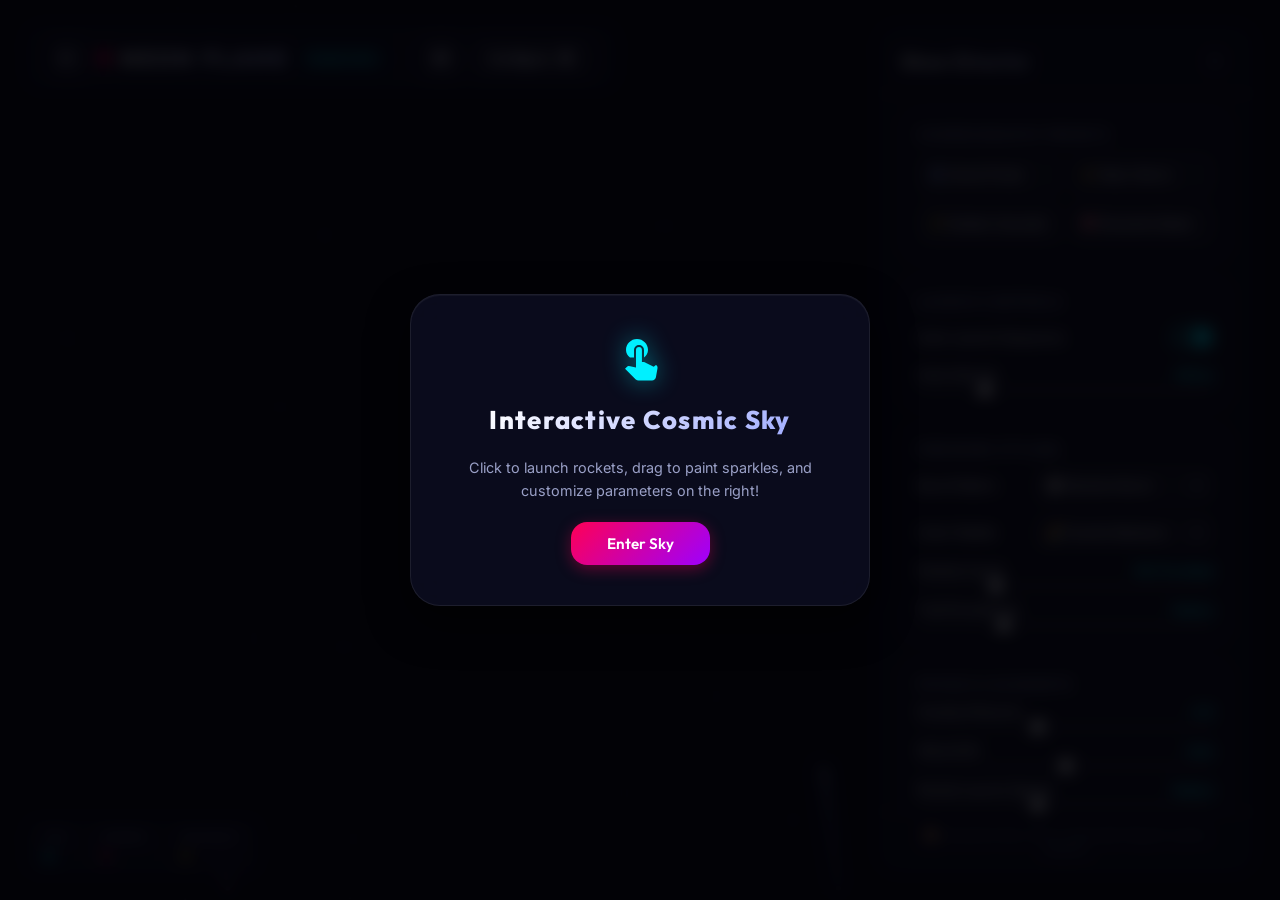
<file: fireworks/index.html>
<!DOCTYPE html>
<html lang="en">
<head>
    <meta charset="UTF-8">
    <meta name="viewport" content="width=device-width, initial-scale=1.0">
    <title>Neon Flame - Immersive Cosmic Fireworks Showcase</title>
    <meta name="description" content="Experience a breathtaking, fully interactive 3D-feel fireworks simulation with synthetic sound synthesis, customized shapes, gravity settings, and premium aesthetics.">
    <meta name="keywords" content="fireworks, animation, html5 canvas, particle physics, web audio synthesis, glassmorphism, interactive web app">
    <meta name="author" content="Antigravity Coding Assistant">
    
    <!-- Open Graph for social sharing -->
    <meta property="og:title" content="Neon Flame - Immersive Cosmic Fireworks Showcase">
    <meta property="og:description" content="Experience a breathtaking, fully interactive fireworks simulation with audio synthesis, custom shapes, and premium aesthetics.">
    <meta property="og:type" content="website">
    
    <!-- Google Fonts Preconnect and Import -->
    <link rel="preconnect" href="https://fonts.googleapis.com">
    <link rel="preconnect" href="https://fonts.gstatic.com" crossorigin>
    <link href="https://fonts.googleapis.com/css2?family=Inter:wght@300;400;500;600&family=Outfit:wght@300;400;600;800&display=swap" rel="stylesheet">
    
    <!-- CSS Stylesheet -->
    <link rel="stylesheet" href="style.css">
</head>
<body>
    <!-- Main Background Canvas -->
    <canvas id="fireworksCanvas" aria-label="Interactive Fireworks Show Canvas"></canvas>
    
    <!-- Starfield overlay canvas for a deep parallax space feel -->
    <canvas id="starsCanvas"></canvas>

    <!-- Overlay UI Layout -->
    <main class="ui-wrapper">
        <!-- Floating Header -->
        <header class="app-header">
            <div class="logo-area">
                <a href="../index.html" class="icon-btn tooltip back-home-btn" data-tooltip="Back to Portal" aria-label="Back to Portal" style="text-decoration: none; color: inherit; width: 38px; height: 38px;">
                    <svg viewBox="0 0 24 24" width="18" height="18" fill="none" stroke="currentColor" stroke-width="2.5" style="display: block;">
                        <path stroke-linecap="round" stroke-linejoin="round" d="M10.5 19.5L3 12m0 0l7.5-7.5M3 12h18" />
                    </svg>
                </a>
                <span class="logo-dot"></span>
                <h1>NEON FLAME</h1>
                <span class="logo-badge">Cosmic v2.0</span>
            </div>
            <div class="header-actions">
                <button id="quickSoundBtn" class="icon-btn tooltip" data-tooltip="Toggle Sound" aria-label="Toggle Sound">
                    <svg class="sound-on-icon" viewBox="0 0 24 24" width="20" height="20">
                        <path d="M3 9v6h4l5 5V4L7 9H3zm13.5 3c0-1.77-1.02-3.29-2.5-4.03v8.05c1.48-.73 2.5-2.25 2.5-4.02zM14 3.23v2.06c2.89.86 5 3.54 5 6.71s-2.11 5.85-5 6.71v2.06c4.01-.91 7-4.49 7-8.77s-2.99-7.86-7-8.77z"/>
                    </svg>
                    <svg class="sound-off-icon hidden" viewBox="0 0 24 24" width="20" height="20">
                        <path d="M16.5 12c0-1.77-1.02-3.29-2.5-4.03v2.21l2.45 2.45c.03-.21.05-.42.05-.63zm2.5 0c0 .94-.2 1.82-.54 2.64l1.51 1.51C20.63 14.91 21 13.5 21 12c0-4.28-2.99-7.86-7-8.77v2.06c2.89.86 5 3.54 5 6.71zM4.27 3L3 4.27 7.73 9H3v6h4l5 5v-6.73l4.25 4.25c-.67.52-1.42.93-2.25 1.18v2.06c1.38-.31 2.63-.95 3.69-1.81L19.73 21 21 19.73l-9-9L4.27 3zM12 4L9.91 6.09 12 8.18V4z"/>
                    </svg>
                </button>
                <button id="toggleControlsBtn" class="action-btn header-toggle" aria-label="Toggle Settings Panel">
                    <span>Configure</span>
                    <svg viewBox="0 0 24 24" width="16" height="16">
                        <path d="M19.14 12.94c.04-.3.06-.61.06-.94 0-.32-.02-.64-.07-.94l2.03-1.58c.18-.14.23-.41.12-.61l-1.92-3.32c-.12-.22-.37-.29-.59-.22l-2.39.96c-.5-.38-1.03-.7-1.62-.94l-.36-2.54c-.04-.24-.24-.41-.48-.41h-3.84c-.24 0-.43.17-.47.41l-.36 2.54c-.59.24-1.13.57-1.62.94l-2.39-.96c-.22-.08-.47 0-.59.22L2.74 8.87c-.12.21-.08.47.12.61l2.03 1.58c-.05.3-.09.63-.09.94s.02.64.07.94l-2.03 1.58c-.18.14-.23.41-.12.61l1.92 3.32c.12.22.37.29.59.22l2.39-.96c.5.38 1.03.7 1.62.94l.36 2.54c.05.24.24.41.48.41h3.84c.24 0 .44-.17.47-.41l.36-2.54c.59-.24 1.13-.56 1.62-.94l2.39.96c.22.08.47 0 .59-.22l1.92-3.32c.12-.22.07-.47-.12-.61l-2.01-1.58zM12 15.6c-1.98 0-3.6-1.62-3.6-3.6s1.62-3.6 3.6-3.6 3.6 1.62 3.6 3.6-1.62 3.6-3.6 3.6z"/>
                    </svg>
                </button>
            </div>
        </header>

        <!-- Stats Counter (floating real-time diagnostics) -->
        <section class="diagnostics-panel" aria-label="Performance Diagnostics">
            <div class="stat-item">
                <span class="stat-label">FPS</span>
                <span id="fpsValue" class="stat-value">60</span>
            </div>
            <div class="stat-separator"></div>
            <div class="stat-item">
                <span class="stat-label">Sparks</span>
                <span id="sparksCount" class="stat-value">0</span>
            </div>
            <div class="stat-separator"></div>
            <div class="stat-item">
                <span class="stat-label">Rockets</span>
                <span id="rocketsCount" class="stat-value">0</span>
            </div>
        </section>

        <!-- Dynamic Control Sidebar (Glassmorphism Glass panel) -->
        <aside id="settingsPanel" class="settings-sidebar active" aria-label="Visual and Physics Settings">
            <div class="sidebar-header">
                <h2>Show Director</h2>
                <button id="closeSidebarBtn" class="close-btn" aria-label="Hide panel">
                    <svg viewBox="0 0 24 24" width="18" height="18">
                        <path d="M19 6.41L17.59 5 12 10.59 6.41 5 5 6.41 10.59 12 5 17.59 6.41 19 12 13.41 17.59 19 19 17.59 13.41 12z"/>
                    </svg>
                </button>
            </div>

            <div class="sidebar-content">
                <!-- Section 1: Presets -->
                <div class="control-group">
                    <h3 class="group-title">Choreography Presets</h3>
                    <div class="preset-grid">
                        <button class="preset-btn" data-preset="grand-finale">
                            <span>🎆 Grand Finale</span>
                        </button>
                        <button class="preset-btn" data-preset="neon-storm">
                            <span>⚡ Neon Storm</span>
                        </button>
                        <button class="preset-btn" data-preset="golden-willow">
                            <span>🌾 Golden Cascade</span>
                        </button>
                        <button class="preset-btn" data-preset="heart-symphony">
                            <span>💖 Romantic Beats</span>
                        </button>
                    </div>
                </div>

                <!-- Section 2: Launch Controls -->
                <div class="control-group">
                    <h3 class="group-title">Launch Controls</h3>
                    
                    <div class="control-row toggle-row">
                        <label for="autoLaunchToggle">Auto-Launch Sequence</label>
                        <label class="switch-container">
                            <input type="checkbox" id="autoLaunchToggle" checked>
                            <span class="slider-switch"></span>
                        </label>
                    </div>

                    <div class="control-row slider-row">
                        <div class="slider-labels">
                            <label for="launchInterval">Auto Interval</label>
                            <span id="launchIntervalVal" class="slider-display">800ms</span>
                        </div>
                        <input type="range" id="launchInterval" min="200" max="3000" step="50" value="800">
                    </div>
                </div>

                <!-- Section 3: Firework Customization -->
                <div class="control-group">
                    <h3 class="group-title">Firework Styling</h3>

                    <div class="control-row select-row">
                        <label for="fireworkType">Burst Pattern</label>
                        <div class="select-wrapper">
                            <select id="fireworkType">
                                <option value="random" selected>🎲 Random Burst</option>
                                <option value="classic">🌸 Classic Spherical</option>
                                <option value="ring">⭕ Orbital Ring</option>
                                <option value="double">🌀 Double Expansion</option>
                                <option value="heart">💖 Heart of Light</option>
                                <option value="star">⭐ Five-Point Star</option>
                                <option value="willow">🌿 Crackling Willow</option>
                                <option value="crossette">✨ Splitting Crossette</option>
                            </select>
                        </div>
                    </div>

                    <div class="control-row select-row">
                        <label for="colorTheme">Color Palette</label>
                        <div class="select-wrapper">
                            <select id="colorTheme">
                                <option value="rainbow" selected>🌈 Cosmic Rainbow</option>
                                <option value="cyberpunk">🌃 Neon Cyberpunk</option>
                                <option value="golden">💛 Golden Dynasty</option>
                                <option value="pastel">🌸 Pastel Dreamscape</option>
                                <option value="fire-ice">🔥 Fire & Ice</option>
                                <option value="emerald">💚 Emerald Borealis</option>
                            </select>
                        </div>
                    </div>

                    <div class="control-row slider-row">
                        <div class="slider-labels">
                            <label for="particleDensity">Particle Count</label>
                            <span id="particleDensityVal" class="slider-display">150</span>
                        </div>
                        <input type="range" id="particleDensity" min="40" max="400" step="10" value="150">
                    </div>

                    <div class="control-row slider-row">
                        <div class="slider-labels">
                            <label for="trailLength">Trail Persistence</label>
                            <span id="trailLengthVal" class="slider-display">Medium</span>
                        </div>
                        <input type="range" id="trailLength" min="0.05" max="0.30" step="0.01" value="0.12">
                    </div>
                </div>

                <!-- Section 4: Physical Forces -->
                <div class="control-group">
                    <h3 class="group-title">Physics & Elements</h3>

                    <div class="control-row slider-row">
                        <div class="slider-labels">
                            <label for="gravitySlider">Gravity Influence</label>
                            <span id="gravitySliderVal" class="slider-display">0.12</span>
                        </div>
                        <input type="range" id="gravitySlider" min="0" max="0.3" step="0.01" value="0.12">
                    </div>

                    <div class="control-row slider-row">
                        <div class="slider-labels">
                            <label for="windSlider">Wind Drift</label>
                            <span id="windSliderVal" class="slider-display">Calm</span>
                        </div>
                        <input type="range" id="windSlider" min="-0.15" max="0.15" step="0.01" value="0">
                    </div>

                    <div class="control-row slider-row">
                        <div class="slider-labels">
                            <label for="rocketSpeed">Rocket Launch Speed</label>
                            <span id="rocketSpeedVal" class="slider-display">Medium</span>
                        </div>
                        <input type="range" id="rocketSpeed" min="8" max="18" step="0.5" value="12">
                    </div>
                </div>

                <!-- Section 5: Audio Controls -->
                <div class="control-group">
                    <h3 class="group-title">Synthesizer Settings</h3>

                    <div class="control-row toggle-row">
                        <label for="soundToggle">Synthesize Sound Effects</label>
                        <label class="switch-container">
                            <input type="checkbox" id="soundToggle" checked>
                            <span class="slider-switch"></span>
                        </label>
                    </div>

                    <div class="control-row slider-row">
                        <div class="slider-labels">
                            <label for="volumeSlider">Synth Volume</label>
                            <span id="volumeSliderVal" class="slider-display">60%</span>
                        </div>
                        <input type="range" id="volumeSlider" min="0" max="1" step="0.05" value="0.6">
                    </div>
                </div>
            </div>

            <div class="sidebar-footer">
                <p>🎨 Interactive Sky: Click to detonate! Drag for cosmic stardust.</p>
            </div>
        </aside>

        <!-- Tap instructions overlay (shows and fades out) -->
        <div class="instruction-overlay" id="instructionOverlay">
            <div class="instruction-content">
                <svg viewBox="0 0 24 24" width="48" height="48" class="pulse-icon">
                    <path fill="currentColor" d="M9 11.24V7.5a2.5 2.5 0 0 1 5 0v3.74c1.21-.81 2-2.18 2-3.74C16 4.47 13.53 2 10.5 2S5 4.47 5 7.5c0 1.56.79 2.93 2 3.74zm9.84 4.63l-4.54-2.26c-.17-.08-.35-.12-.54-.12h-.8v-6A1.5 1.5 0 0 0 11.5 6a1.5 1.5 0 0 0-1.5 1.5v8.79l-3.55-.76c-.34-.07-.7.05-.94.3l-.99.99 5.37 5.38c.37.37.88.59 1.41.59h6.7c.97 0 1.79-.69 1.96-1.65l.79-4.57c.12-.66-.19-1.32-.77-1.61z"/>
                </svg>
                <p class="instruction-title">Interactive Cosmic Sky</p>
                <p class="instruction-text">Click to launch rockets, drag to paint sparkles, and customize parameters on the right!</p>
                <button class="dismiss-btn" id="dismissInstructionsBtn">Enter Sky</button>
            </div>
        </div>
    </main>

    <!-- App Script -->
    <script src="app.js"></script>
</body>
</html>
</file>
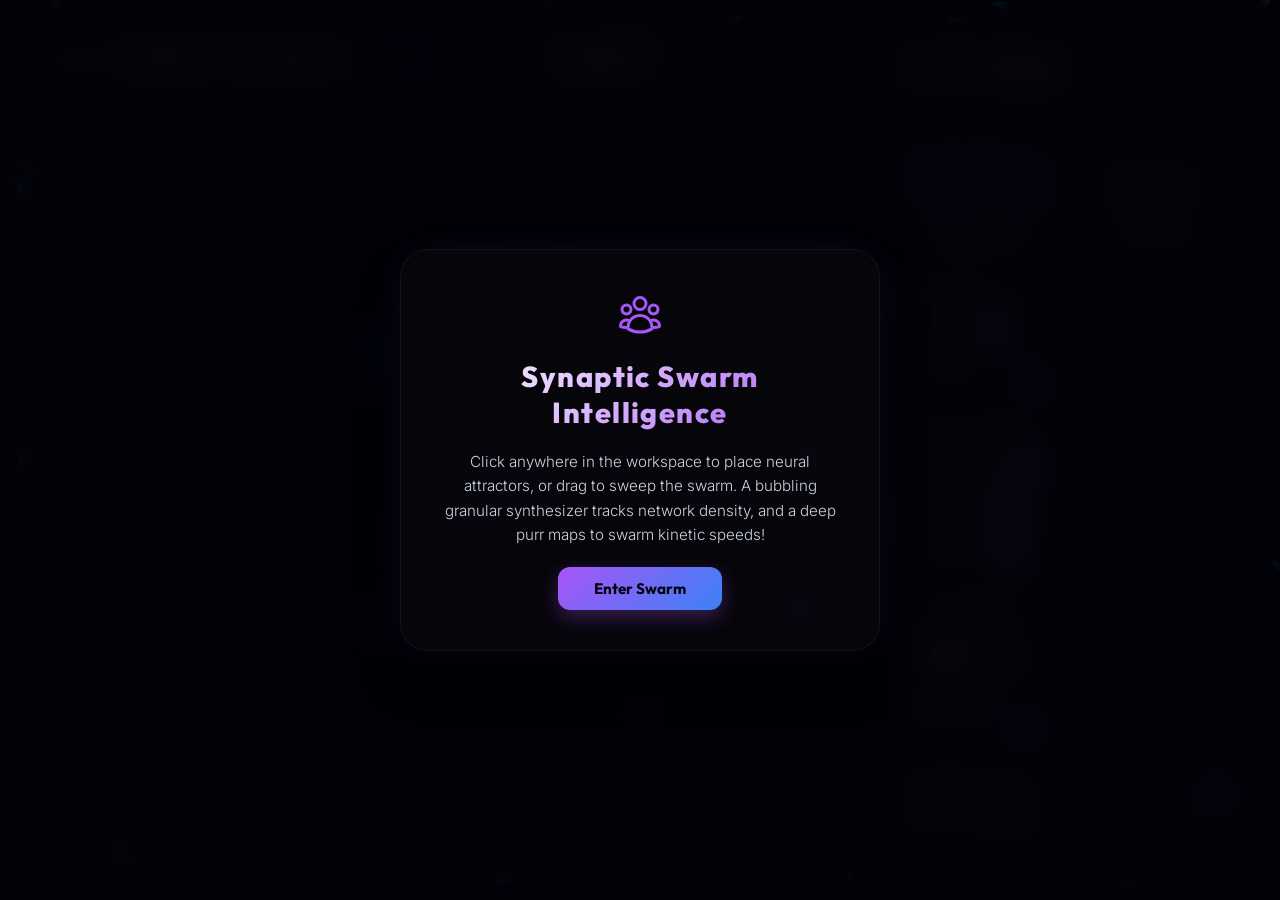
<file: swarm/index.html>
<!DOCTYPE html>
<html lang="en">
<head>
    <meta charset="UTF-8">
    <meta name="viewport" content="width=device-width, initial-scale=1.0">
    <title>Synaptic Swarm - Emergent Boid Intelligence</title>
    <meta name="description" content="Witness Craig Reynolds' boids algorithm flocking and creating dynamic synaptic neural networks. Interact with attractors and listen to granular collective synthesizers.">
    <meta name="keywords" content="boids algorithm, flocking physics, neural network, emergent behavior, generative audio, canvas animation">
    <meta name="author" content="Antigravity Coding Assistant">
    
    <!-- Google Fonts -->
    <link rel="preconnect" href="https://fonts.googleapis.com">
    <link rel="preconnect" href="https://fonts.gstatic.com" crossorigin>
    <link href="https://fonts.googleapis.com/css2?family=Inter:wght@300;400;500;600&family=Outfit:wght@300;400;600;800&display=swap" rel="stylesheet">
    
    <!-- CSS Stylesheet -->
    <link rel="stylesheet" href="style.css">
</head>
<body>
    <!-- Main Background Canvas -->
    <canvas id="swarmCanvas" aria-label="Interactive Swarm Intelligence Canvas"></canvas>
    
    <!-- Overlay UI Layout -->
    <main class="ui-wrapper">
        <!-- Floating Header -->
        <header class="app-header">
            <div class="logo-area">
                <a href="../index.html" class="icon-btn tooltip back-home-btn" data-tooltip="Back to Portal" aria-label="Back to Portal" style="text-decoration: none; color: inherit; width: 38px; height: 38px;">
                    <svg viewBox="0 0 24 24" width="18" height="18" fill="none" stroke="currentColor" stroke-width="2.5" style="display: block;">
                        <path stroke-linecap="round" stroke-linejoin="round" d="M10.5 19.5L3 12m0 0l7.5-7.5M3 12h18" />
                    </svg>
                </a>
                <span class="logo-dot"></span>
                <h1>SYNAPTIC SWARM</h1>
                <span class="logo-badge">Network v1.0</span>
            </div>
            <div class="header-actions">
                <button id="quickSoundBtn" class="icon-btn tooltip" data-tooltip="Toggle Swarm Synthesizer" aria-label="Toggle Drone">
                    <svg class="sound-on-icon" viewBox="0 0 24 24" width="20" height="20">
                        <path d="M3 9v6h4l5 5V4L7 9H3zm13.5 3c0-1.77-1.02-3.29-2.5-4.03v8.05c1.48-.73 2.5-2.25 2.5-4.02zM14 3.23v2.06c2.89.86 5 3.54 5 6.71s-2.11 5.85-5 6.71v2.06c4.01-.91 7-4.49 7-8.77s-2.99-7.86-7-8.77z"/>
                    </svg>
                    <svg class="sound-off-icon hidden" viewBox="0 0 24 24" width="20" height="20">
                        <path d="M16.5 12c0-1.77-1.02-3.29-2.5-4.03v2.21l2.45 2.45c.03-.21.05-.42.05-.63zm2.5 0c0 .94-.2 1.82-.54 2.64l1.51 1.51C20.63 14.91 21 13.5 21 12c0-4.28-2.99-7.86-7-8.77v2.06c2.89.86 5 3.54 5 6.71zM4.27 3L3 4.27 7.73 9H3v6h4l5 5v-6.73l4.25 4.25c-.67.52-1.42.93-2.25 1.18v2.06c1.38-.31 2.63-.95 3.69-1.81L19.73 21 21 19.73l-9-9L4.27 3zM12 4L9.91 6.09 12 8.18V4z"/>
                    </svg>
                </button>
                <button id="toggleControlsBtn" class="action-btn header-toggle" aria-label="Toggle Settings Panel">
                    <span>Configure</span>
                    <svg viewBox="0 0 24 24" width="16" height="16">
                        <path d="M19.14 12.94c.04-.3.06-.61.06-.94 0-.32-.02-.64-.07-.94l2.03-1.58c.18-.14.23-.41.12-.61l-1.92-3.32c-.12-.22-.37-.29-.59-.22l-2.39.96c-.5-.38-1.03-.7-1.62-.94l-.36-2.54c-.04-.24-.24-.41-.48-.41h-3.84c-.24 0-.43.17-.47.41l-.36 2.54c-.59.24-1.13.57-1.62.94l-2.39-.96c-.22-.08-.47 0-.59.22L2.74 8.87c-.12.21-.08.47.12.61l2.03 1.58c-.05.3-.09.63-.09.94s.02.64.07.94l-2.03 1.58c-.18.14-.23.41-.12.61l1.92 3.32c.12.22.37.29.59.22l2.39-.96c.5.38(1.03-.7-1.62-.94l-.36-2.54c-.04-.24-.24-.41-.48-.41h-3.84c-.24 0-.43.17-.47.41l-.36 2.54c-.59.24-1.13.57-1.62.94l-2.39-.96c-.22-.08-.47 0-.59.22L2.74 8.87c-.12.21-.08.47.12.61l2.03 1.58c-.05.3-.09.63-.09.94s.02.64.07.94l-2.03 1.58c-.18.14-.23.41-.12.61l1.92 3.32c.12-.22.07-.47-.12-.61l-2.01-1.58zM12 15.6c-1.98 0-3.6-1.62-3.6-3.6s1.62-3.6 3.6-3.6 3.6 1.62 3.6 3.6-1.62 3.6-3.6 3.6z"/>
                    </svg>
                </button>
            </div>
        </header>

        <!-- Stats Counter -->
        <section class="diagnostics-panel" aria-label="Performance Diagnostics">
            <div class="stat-item">
                <span class="stat-label">FPS</span>
                <span id="fpsValue" class="stat-value">60</span>
            </div>
            <div class="stat-separator"></div>
            <div class="stat-item">
                <span class="stat-label">Swarm Agents</span>
                <span id="agentsCount" class="stat-value">0</span>
            </div>
            <div class="stat-separator"></div>
            <div class="stat-item">
                <span class="stat-label">Neural Synapses</span>
                <span id="synapsesCount" class="stat-value">0</span>
            </div>
        </section>

        <!-- Dynamic Control Sidebar -->
        <aside id="settingsPanel" class="settings-sidebar active" aria-label="Visual and Physics Settings">
            <div class="sidebar-header">
                <h2>Swarm Architect</h2>
                <button id="closeSidebarBtn" class="close-btn" aria-label="Hide panel">
                    <svg viewBox="0 0 24 24" width="18" height="18">
                        <path d="M19 6.41L17.59 5 12 10.59 6.41 5 5 6.41 10.59 12 5 17.59 6.41 19 12 13.41 17.59 19 19 17.59 13.41 12z"/>
                    </svg>
                </button>
            </div>

            <div class="sidebar-content">
                <!-- Flocking Presets -->
                <div class="control-group">
                    <h3 class="group-title">Swarm Presets</h3>
                    <div class="preset-grid">
                        <button class="preset-btn" data-preset="tight-flock">
                            <span>🧬 Organized Group</span>
                        </button>
                        <button class="preset-btn" data-preset="chaotic-swarm">
                            <span>💥 Chaotic Swarm</span>
                        </button>
                        <button class="preset-btn" data-preset="slow-orbit">
                            <span>🌀 Synaptic Orbit</span>
                        </button>
                        <button class="preset-btn" data-preset="neural-net">
                            <span>🕸️ Static Mesh</span>
                        </button>
                    </div>
                </div>

                <!-- Simulation Settings -->
                <div class="control-group">
                    <h3 class="group-title">Agent Settings</h3>
                    
                    <div class="control-row slider-row">
                        <div class="slider-labels">
                            <label for="agentCount">Swarm Size (Boids)</label>
                            <span id="agentCountVal" class="slider-display">160</span>
                        </div>
                        <input type="range" id="agentCount" min="40" max="400" step="10" value="160">
                    </div>

                    <div class="control-row slider-row">
                        <div class="slider-labels">
                            <label for="maxSpeed">Max Velocity</label>
                            <span id="maxSpeedVal" class="slider-display">4.0</span>
                        </div>
                        <input type="range" id="maxSpeed" min="1.5" max="8.0" step="0.2" value="4.0">
                    </div>
                </div>

                <!-- Boids Rules Weights -->
                <div class="control-group">
                    <h3 class="group-title">Cognitive Forces</h3>
                    
                    <div class="control-row slider-row">
                        <div class="slider-labels">
                            <label for="separationWeight">Separation (Avoidance)</label>
                            <span id="separationWeightVal" class="slider-display">1.5</span>
                        </div>
                        <input type="range" id="separationWeight" min="0" max="4" step="0.1" value="1.5">
                    </div>

                    <div class="control-row slider-row">
                        <div class="slider-labels">
                            <label for="cohesionWeight">Cohesion (Grouping)</label>
                            <span id="cohesionWeightVal" class="slider-display">1.0</span>
                        </div>
                        <input type="range" id="cohesionWeight" min="0" max="3" step="0.1" value="1.0">
                    </div>

                    <div class="control-row slider-row">
                        <div class="slider-labels">
                            <label for="alignmentWeight">Alignment (Flocking)</label>
                            <span id="alignmentWeightVal" class="slider-display">1.0</span>
                        </div>
                        <input type="range" id="alignmentWeight" min="0" max="3" step="0.1" value="1.0">
                    </div>
                </div>

                <!-- Neural Synaptic styling -->
                <div class="control-group">
                    <h3 class="group-title">Synapse Configurations</h3>

                    <div class="control-row select-row">
                        <label for="colorTheme">Neural HSL Theme</label>
                        <div class="select-wrapper">
                            <select id="colorTheme">
                                <option value="cyan" selected>💎 Neural Cyan</option>
                                <option value="violet">💜 Amethyst Synapse</option>
                                <option value="orange">🔥 Solar Energy</option>
                                <option value="rainbow">🌈 Rainbow Swarm</option>
                            </select>
                        </div>
                    </div>

                    <div class="control-row slider-row">
                        <div class="slider-labels">
                            <label for="synapseDist">Synapse Range</label>
                            <span id="synapseDistVal" class="slider-display">75px</span>
                        </div>
                        <input type="range" id="synapseDist" min="30" max="150" step="5" value="75">
                    </div>
                </div>

                <!-- Audio Controls -->
                <div class="control-group">
                    <h3 class="group-title">Swarm Purr &amp; Click Synthesizer</h3>

                    <div class="control-row toggle-row">
                        <label for="soundToggle">Enable Swarm Audio</label>
                        <label class="switch-container">
                            <input type="checkbox" id="soundToggle" checked>
                            <span class="slider-switch"></span>
                        </label>
                    </div>

                    <div class="control-row slider-row">
                        <div class="slider-labels">
                            <label for="volumeSlider">Synthesizer Volume</label>
                            <span id="volumeSliderVal" class="slider-display">40%</span>
                        </div>
                        <input type="range" id="volumeSlider" min="0" max="1" step="0.05" value="0.4">
                    </div>
                </div>
            </div>

            <div class="sidebar-footer">
                <p>🧬 Swarm Intel: Click to instantiate permanent gravitational attractors! Drag to trace temporary vectors.</p>
            </div>
        </aside>

        <!-- Tap instructions overlay -->
        <div class="instruction-overlay" id="instructionOverlay">
            <div class="instruction-content">
                <svg viewBox="0 0 24 24" width="48" height="48" class="pulse-icon" fill="none" stroke="currentColor" stroke-width="1.5">
                    <path stroke-linecap="round" stroke-linejoin="round" d="M18 18.72a9.094 9.094 0 0 0 3.741-.479 3 3 0 0 0-4.682-2.72m.94 3.198.001.031c0 .225-.012.447-.037.666A11.944 11.944 0 0 1 12 21c-2.17 0-4.207-.576-5.963-1.584A6.062 6.062 0 0 1 6 18.719m12 0a5.971 5.971 0 0 0-.941-3.197m0 0A5.995 5.995 0 0 0 12 12.75a5.995 5.995 0 0 0-5.058 2.772m0 0a3 3 0 0 0-4.681 2.72 8.986 8.986 0 0 0 3.74.477m.94-3.197a5.971 5.971 0 0 0-.94 3.197M15 6.75a3 3 0 1 1-6 0 3 3 0 0 1 6 0Zm6 3a2.25 2.25 0 1 1-4.5 0 2.25 2.25 0 0 1 4.5 0Zm-13.5 0a2.25 2.25 0 1 1-4.5 0 2.25 2.25 0 0 1 4.5 0Z" />
                </svg>
                <p class="instruction-title">Synaptic Swarm Intelligence</p>
                <p class="instruction-text">Click anywhere in the workspace to place neural attractors, or drag to sweep the swarm. A bubbling granular synthesizer tracks network density, and a deep purr maps to swarm kinetic speeds!</p>
                <button class="dismiss-btn" id="dismissInstructionsBtn">Enter Swarm</button>
            </div>
        </div>
    </main>

    <!-- App Script -->
    <script src="app.js"></script>
</body>
</html>
</file>
<file: style.css>
/* ==========================================================================
   AETHERIA - Cosmic Animation Portal Styling
   Aesthetic: Premium, Dark Mode, Glassmorphic, Glowing, Fluid Animations
   ========================================================================== */

/* Modern CSS Reset & Variable Definitions */
:root {
    /* Color Palette */
    --bg-dark: #06040a;
    --bg-card: rgba(14, 11, 26, 0.45);
    --bg-card-hover: rgba(22, 17, 40, 0.65);
    
    --primary: #9d4edd;
    --primary-glow: rgba(157, 78, 221, 0.35);
    --secondary: #240046;
    --accent: #3a86c8;
    --accent-glow: rgba(58, 134, 200, 0.3);
    
    --neon-pink: #ff007f;
    --neon-teal: #00f5d4;
    --neon-purple: #c77dff;
    
    --text-main: #f3f0f7;
    --text-muted: #9f9baa;
    --text-dim: #6d6978;
    
    --border-glass: rgba(255, 255, 255, 0.04);
    --border-glass-glow: rgba(157, 78, 221, 0.25);
    
    /* Typography */
    --font-heading: 'Outfit', sans-serif;
    --font-body: 'Inter', sans-serif;
    
    /* Animation Transitions */
    --transition-smooth: all 0.5s cubic-bezier(0.16, 1, 0.3, 1);
    --transition-quick: all 0.2s cubic-bezier(0.4, 0, 0.2, 1);
}

* {
    box-sizing: border-box;
    margin: 0;
    padding: 0;
}

html, body {
    width: 100%;
    min-height: 100vh;
    background-color: var(--bg-dark);
    color: var(--text-main);
    font-family: var(--font-body);
    overflow-x: hidden;
    scroll-behavior: smooth;
    line-height: 1.5;
}

/* Background Canvas */
#portalCanvas {
    position: fixed;
    top: 0;
    left: 0;
    width: 100vw;
    height: 100vh;
    z-index: 0;
    pointer-events: auto; /* Allow mouse interaction */
}

/* Container */
.app-container {
    position: relative;
    z-index: 1;
    max-width: 1300px;
    margin: 0 auto;
    padding: 2.5rem 1.5rem;
    min-height: 100vh;
    display: flex;
    flex-direction: column;
    justify-content: space-between;
}

/* ==========================================================================
   HEADER DESIGN
   ========================================================================== */
.main-header {
    display: flex;
    justify-content: space-between;
    align-items: center;
    padding: 1rem 1.5rem;
    background: rgba(10, 8, 20, 0.35);
    border: 1px solid var(--border-glass);
    border-radius: 100px;
    backdrop-filter: blur(16px);
    -webkit-backdrop-filter: blur(16px);
    margin-bottom: 4rem;
    transition: var(--transition-smooth);
}

.main-header:hover {
    border-color: rgba(255, 255, 255, 0.08);
    box-shadow: 0 10px 40px -15px rgba(0, 0, 0, 0.8), 0 0 20px -5px var(--primary-glow);
}

.logo-area {
    display: flex;
    align-items: center;
    gap: 0.9rem;
}

/* Animated Orb Logo */
.logo-orb {
    position: relative;
    width: 32px;
    height: 32px;
}

.orb-core {
    position: absolute;
    top: 6px;
    left: 6px;
    width: 20px;
    height: 20px;
    background: radial-gradient(circle, var(--neon-teal) 0%, var(--primary) 70%, var(--secondary) 100%);
    border-radius: 50%;
    box-shadow: 0 0 15px var(--primary-glow), 0 0 5px var(--neon-teal);
    animation: orbPulse 3s infinite ease-in-out;
}

.orb-ring {
    position: absolute;
    top: 0;
    left: 0;
    width: 32px;
    height: 32px;
    border: 1.5px solid rgba(255, 255, 255, 0.15);
    border-top-color: var(--neon-teal);
    border-bottom-color: var(--primary);
    border-radius: 50%;
    animation: rotate 6s infinite linear;
}

.logo-text {
    display: flex;
    flex-direction: column;
}

.brand-title {
    font-family: var(--font-heading);
    font-weight: 800;
    font-size: 1.25rem;
    letter-spacing: 0.2em;
    background: linear-gradient(135deg, #ffffff 0%, var(--text-muted) 100%);
    -webkit-background-clip: text;
    -webkit-text-fill-color: transparent;
}

.brand-tagline {
    font-size: 0.65rem;
    letter-spacing: 0.25em;
    color: var(--neon-teal);
    text-transform: uppercase;
    font-weight: 600;
}

/* Ping Status Nav */
.system-status {
    display: flex;
    align-items: center;
    gap: 0.5rem;
    padding: 0.5rem 1rem;
    background: rgba(255, 255, 255, 0.03);
    border: 1px solid rgba(255, 255, 255, 0.05);
    border-radius: 50px;
    font-size: 0.75rem;
    font-weight: 500;
    letter-spacing: 0.1em;
    color: var(--text-muted);
}

.status-indicator-ping {
    width: 8px;
    height: 8px;
    background-color: var(--neon-teal);
    border-radius: 50%;
    position: relative;
    box-shadow: 0 0 8px var(--neon-teal);
}

.status-indicator-ping::after {
    content: '';
    position: absolute;
    top: -4px;
    left: -4px;
    width: 16px;
    height: 16px;
    border: 2px solid var(--neon-teal);
    border-radius: 50%;
    opacity: 0;
    animation: ping 2s infinite ease-out;
}

/* ==========================================================================
   HERO SECTION
   ========================================================================== */
.hero-section {
    text-align: center;
    max-width: 800px;
    margin: 0 auto 5rem auto;
    position: relative;
}

.badge-wrapper {
    display: inline-block;
    margin-bottom: 1.5rem;
}

.explore-badge {
    padding: 0.4rem 1.2rem;
    border-radius: 100px;
    background: rgba(157, 78, 221, 0.08);
    border: 1px solid rgba(157, 78, 221, 0.2);
    font-size: 0.75rem;
    font-weight: 600;
    letter-spacing: 0.15em;
    color: var(--neon-purple);
    text-transform: uppercase;
    box-shadow: 0 0 15px rgba(157, 78, 221, 0.1);
}

.hero-title {
    font-family: var(--font-heading);
    font-size: clamp(2.5rem, 6vw, 4.2rem);
    font-weight: 900;
    line-height: 1.15;
    letter-spacing: -0.02em;
    margin-bottom: 1.5rem;
}

.gradient-text {
    background: linear-gradient(135deg, var(--neon-teal) 0%, #a855f7 50%, var(--neon-pink) 100%);
    -webkit-background-clip: text;
    -webkit-text-fill-color: transparent;
    filter: drop-shadow(0 2px 10px rgba(157, 78, 221, 0.2));
}

.hero-subtitle {
    font-size: clamp(1rem, 2vw, 1.2rem);
    font-weight: 300;
    color: var(--text-muted);
    max-width: 650px;
    margin: 0 auto;
    line-height: 1.6;
}

/* ==========================================================================
   SHOWCASE SECTION & CARD GRID
   ========================================================================== */
.showcase-section {
    margin-bottom: 5rem;
}

.section-header {
    text-align: center;
    margin-bottom: 3.5rem;
}

.section-header h2 {
    font-family: var(--font-heading);
    font-size: 1.8rem;
    font-weight: 700;
    letter-spacing: -0.01em;
    margin-bottom: 0.4rem;
}

.section-header p {
    font-size: 0.95rem;
    color: var(--text-dim);
    letter-spacing: 0.05em;
}

/* Grid Layout */
.apps-grid {
    display: grid;
    grid-template-columns: repeat(auto-fill, minmax(280px, 1fr));
    gap: 2rem;
    width: 100%;
}

@media (min-width: 900px) {
    .apps-grid {
        grid-template-columns: repeat(2, 1fr);
    }
}

/* Beautiful Premium Card Design */
.app-card {
    position: relative;
    border-radius: 24px;
    background: var(--bg-card);
    border: 1px solid var(--border-glass);
    overflow: hidden;
    backdrop-filter: blur(12px);
    -webkit-backdrop-filter: blur(12px);
    transition: var(--transition-smooth);
    display: flex;
    flex-direction: column;
    min-height: 380px;
}

/* Ambient Outer Card Glow */
.card-glow {
    position: absolute;
    top: 0;
    left: 0;
    right: 0;
    bottom: 0;
    background: radial-gradient(800px circle at var(--mouse-x, 50%) var(--mouse-y, 50%), rgba(255, 255, 255, 0.06), transparent 40%);
    z-index: 1;
    pointer-events: none;
    opacity: 0;
    transition: opacity 0.5s ease;
}

.app-card:hover .card-glow {
    opacity: 1;
}

.app-card:hover {
    transform: translateY(-8px);
    border-color: var(--border-glass-glow);
    box-shadow: 0 20px 40px -20px rgba(0, 0, 0, 0.7), 0 0 30px -10px var(--primary-glow);
}

/* Interactive & Placeholder Distinct Styles */
.app-card.active-app:hover {
    border-color: rgba(0, 245, 212, 0.3);
    box-shadow: 0 20px 40px -20px rgba(0, 0, 0, 0.7), 0 0 35px -10px rgba(0, 245, 212, 0.2);
}

.app-card.placeholder-app {
    background: rgba(8, 6, 15, 0.35);
    border-style: dashed;
    border-color: rgba(255, 255, 255, 0.05);
}

.app-card.placeholder-app:hover {
    border-color: rgba(157, 78, 221, 0.15);
    box-shadow: 0 10px 30px -15px rgba(0, 0, 0, 0.5);
    transform: translateY(-4px);
}

/* Card Content Layout */
.card-content {
    padding: 2.2rem;
    height: 100%;
    display: flex;
    flex-direction: column;
    justify-content: space-between;
    flex-grow: 1;
    z-index: 2;
    position: relative;
}

/* Card Header */
.card-header {
    display: flex;
    justify-content: space-between;
    align-items: center;
    margin-bottom: 2rem;
}

.app-icon {
    width: 56px;
    height: 56px;
    border-radius: 16px;
    display: flex;
    align-items: center;
    justify-content: center;
    background: rgba(255, 255, 255, 0.02);
    border: 1px solid rgba(255, 255, 255, 0.05);
    color: var(--text-muted);
    transition: var(--transition-smooth);
}

.active-app .app-icon {
    background: linear-gradient(135deg, rgba(0, 245, 212, 0.1) 0%, rgba(157, 78, 221, 0.1) 100%);
    border-color: rgba(0, 245, 212, 0.25);
    color: var(--neon-teal);
}

.app-card:hover .app-icon {
    transform: scale(1.08) rotate(5deg);
}

.active-app:hover .app-icon {
    color: #fff;
    box-shadow: 0 0 20px rgba(0, 245, 212, 0.4);
    background: linear-gradient(135deg, var(--neon-teal) 0%, var(--primary) 100%);
}

/* Status Badges */
.status-badge {
    padding: 0.35rem 0.8rem;
    border-radius: 50px;
    font-size: 0.65rem;
    font-weight: 700;
    letter-spacing: 0.1em;
}

.status-badge.live {
    background: rgba(0, 245, 212, 0.08);
    border: 1px solid rgba(0, 245, 212, 0.2);
    color: var(--neon-teal);
    animation: pulseGlow 2.5s infinite;
}

.status-badge.upcoming {
    background: rgba(157, 78, 221, 0.06);
    border: 1px solid rgba(157, 78, 221, 0.15);
    color: var(--neon-purple);
}

/* Card Body */
.card-body {
    margin-bottom: 2rem;
}

.card-body h3 {
    font-family: var(--font-heading);
    font-size: 1.5rem;
    font-weight: 700;
    letter-spacing: -0.01em;
    margin-bottom: 0.25rem;
    transition: var(--transition-quick);
}

.active-app:hover .card-body h3 {
    color: var(--neon-teal);
}

.card-subtitle {
    font-size: 0.85rem;
    font-weight: 600;
    letter-spacing: 0.05em;
    color: var(--neon-purple);
    margin-bottom: 0.9rem;
    text-transform: uppercase;
}

.placeholder-app .card-subtitle {
    color: var(--accent);
}

.card-description {
    font-size: 0.9rem;
    color: var(--text-muted);
    line-height: 1.6;
    font-weight: 300;
}

/* Card Tech Tags */
.card-tech {
    display: flex;
    flex-wrap: wrap;
    gap: 0.5rem;
    margin-bottom: 2rem;
}

.card-tech span {
    padding: 0.25rem 0.7rem;
    border-radius: 6px;
    font-size: 0.7rem;
    font-weight: 500;
    background: rgba(255, 255, 255, 0.02);
    border: 1px solid rgba(255, 255, 255, 0.04);
    color: var(--text-dim);
    transition: var(--transition-quick);
}

.app-card:hover .card-tech span {
    color: var(--text-muted);
    border-color: rgba(255, 255, 255, 0.08);
    background: rgba(255, 255, 255, 0.04);
}

/* Card Footer / Buttons */
.card-footer {
    width: 100%;
}

.launch-btn {
    width: 100%;
    display: flex;
    justify-content: center;
    align-items: center;
    gap: 0.6rem;
    padding: 0.9rem;
    border-radius: 14px;
    background: linear-gradient(135deg, rgba(0, 245, 212, 0.1) 0%, rgba(157, 78, 221, 0.15) 100%);
    border: 1px solid rgba(0, 245, 212, 0.2);
    color: var(--text-main);
    font-family: var(--font-heading);
    font-size: 0.95rem;
    font-weight: 600;
    text-decoration: none;
    cursor: pointer;
    transition: var(--transition-smooth);
}

.launch-btn svg {
    transition: transform 0.4s cubic-bezier(0.16, 1, 0.3, 1);
}

.launch-btn:hover {
    background: linear-gradient(135deg, var(--neon-teal) 0%, var(--primary) 100%);
    color: #06040a;
    border-color: transparent;
    box-shadow: 0 8px 25px -5px rgba(0, 245, 212, 0.4);
    font-weight: 700;
}

.launch-btn:hover svg {
    transform: translateX(5px);
}

/* Placeholder Disabled Button */
.action-btn-placeholder {
    width: 100%;
    padding: 0.9rem;
    border-radius: 14px;
    background: rgba(255, 255, 255, 0.02);
    border: 1px dashed rgba(255, 255, 255, 0.06);
    color: var(--text-dim);
    font-family: var(--font-heading);
    font-size: 0.9rem;
    font-weight: 500;
    cursor: not-allowed;
    transition: var(--transition-quick);
}

/* ==========================================================================
   FOOTER DESIGN
   ========================================================================== */
.main-footer {
    display: flex;
    justify-content: space-between;
    align-items: center;
    flex-wrap: wrap;
    gap: 1rem;
    padding-top: 2rem;
    border-top: 1px solid rgba(255, 255, 255, 0.03);
    color: var(--text-dim);
    font-size: 0.8rem;
    font-weight: 400;
}

.footer-links {
    display: flex;
    align-items: center;
    gap: 0.5rem;
    font-weight: 500;
    color: var(--text-muted);
}

.footer-dot {
    width: 5px;
    height: 5px;
    background-color: var(--neon-purple);
    border-radius: 50%;
    box-shadow: 0 0 5px var(--neon-purple);
}

/* ==========================================================================
   ANIMATIONS & KEYFRAMES
   ========================================================================== */
@keyframes orbPulse {
    0%, 100% {
        transform: scale(1);
        opacity: 0.9;
        filter: drop-shadow(0 0 10px var(--primary-glow));
    }
    50% {
        transform: scale(1.12);
        opacity: 1;
        filter: drop-shadow(0 0 20px var(--neon-teal));
    }
}

@keyframes rotate {
    0% { transform: rotate(0deg); }
    100% { transform: rotate(360deg); }
}

@keyframes ping {
    0% {
        transform: scale(1);
        opacity: 0.6;
    }
    100% {
        transform: scale(2.4);
        opacity: 0;
    }
}

@keyframes pulseGlow {
    0%, 100% {
        box-shadow: 0 0 0 0 rgba(0, 245, 212, 0.15);
        border-color: rgba(0, 245, 212, 0.2);
    }
    50% {
        box-shadow: 0 0 12px 2px rgba(0, 245, 212, 0.3);
        border-color: rgba(0, 245, 212, 0.45);
    }
}

/* Responsive adjust */
@media (max-width: 768px) {
    .main-header {
        border-radius: 20px;
        flex-direction: column;
        gap: 1rem;
        padding: 1.2rem;
        margin-bottom: 2.5rem;
    }
    
    .hero-section {
        margin-bottom: 3.5rem;
    }
    
    .main-footer {
        flex-direction: column;
        align-items: center;
        text-align: center;
    }
}
</file>
<file: aurora/style.css>
/* ==========================================================================
   AURORA DRIFT - Plasma Fluid Dynamics Styling
   Aesthetic: Premium, Glassmorphic, Glowing Emerald, Sleek Controls
   ========================================================================== */

/* Variables */
:root {
    --bg-dark: #030206;
    --text-primary: #f0f4f8;
    --text-secondary: #9aa8b6;
    --text-muted: #5e6f80;
    
    /* Core Neon Colors */
    --neon-green: #00f5d4;
    --neon-emerald: #0df2c9;
    --neon-blue: #00bbf9;
    --neon-purple: #9d4edd;
    
    /* Glassmorphism Styles */
    --glass-bg: rgba(8, 6, 15, 0.45);
    --glass-blur: blur(14px);
    --glass-border: rgba(255, 255, 255, 0.04);
    --glass-shadow: 0 20px 50px -15px rgba(0, 0, 0, 0.7);
    --glass-accent: rgba(0, 245, 212, 0.15);
    
    --font-heading: 'Outfit', sans-serif;
    --font-body: 'Inter', sans-serif;
    
    --transition-smooth: all 0.4s cubic-bezier(0.16, 1, 0.3, 1);
    --transition-quick: all 0.15s cubic-bezier(0.4, 0, 0.2, 1);
}

* {
    box-sizing: border-box;
    margin: 0;
    padding: 0;
}

body, html {
    width: 100%;
    height: 100%;
    overflow: hidden;
    background-color: var(--bg-dark);
    font-family: var(--font-body);
    color: var(--text-primary);
    -webkit-font-smoothing: antialiased;
}

/* Background Canvas */
#auroraCanvas {
    position: absolute;
    top: 0;
    left: 0;
    width: 100%;
    height: 100%;
    z-index: 1;
}

/* UI Wrapper Layout Grid */
.ui-wrapper {
    position: absolute;
    top: 0;
    left: 0;
    width: 100%;
    height: 100%;
    z-index: 10;
    pointer-events: none; /* Let clicks pass through to canvas by default */
    display: grid;
    grid-template-rows: auto 1fr;
    grid-template-columns: 1fr auto;
    grid-template-areas: 
        "header sidebar"
        "diagnostics sidebar";
    padding: 24px;
}

.ui-wrapper > * {
    pointer-events: auto; /* Re-enable pointer events for UI items */
}

/* Floating Glassmorphic Header */
.app-header {
    grid-area: header;
    align-self: start;
    justify-self: start;
    display: flex;
    align-items: center;
    gap: 20px;
    padding: 12px 24px;
    border-radius: 20px;
    background: var(--glass-bg);
    backdrop-filter: var(--glass-blur);
    -webkit-backdrop-filter: var(--glass-blur);
    border: 1px solid var(--glass-border);
    box-shadow: var(--glass-shadow);
    margin-bottom: 16px;
    animation: slideInDown 0.6s cubic-bezier(0.16, 1, 0.3, 1) forwards;
}

.logo-area {
    display: flex;
    align-items: center;
    gap: 12px;
}

.logo-dot {
    width: 10px;
    height: 10px;
    border-radius: 50%;
    background: var(--neon-green);
    box-shadow: 0 0 12px var(--neon-green);
    position: relative;
}

.logo-dot::after {
    content: '';
    position: absolute;
    top: -4px;
    left: -4px;
    width: 18px;
    height: 18px;
    border-radius: 50%;
    border: 1px solid var(--neon-green);
    opacity: 0.5;
    animation: logoPulse 2s infinite ease-out;
}

.app-header h1 {
    font-family: var(--font-heading);
    font-size: 1.3rem;
    font-weight: 800;
    letter-spacing: 0.15em;
    background: linear-gradient(135deg, #ffffff 0%, #b2f5ea 100%);
    -webkit-background-clip: text;
    -webkit-text-fill-color: transparent;
    text-shadow: 0 2px 10px rgba(0,0,0,0.3);
}

.logo-badge {
    font-family: var(--font-heading);
    font-size: 0.65rem;
    font-weight: 600;
    color: var(--neon-green);
    background: rgba(0, 245, 212, 0.1);
    border: 1px solid rgba(0, 245, 212, 0.2);
    padding: 2px 8px;
    border-radius: 6px;
    letter-spacing: 0.05em;
}

.header-actions {
    display: flex;
    align-items: center;
    gap: 10px;
    border-left: 1px solid rgba(255,255,255,0.1);
    padding-left: 16px;
}

/* Glassmorphic Buttons */
.action-btn, .icon-btn {
    background: rgba(255, 255, 255, 0.05);
    border: 1px solid rgba(255, 255, 255, 0.08);
    color: var(--text-primary);
    cursor: pointer;
    display: flex;
    align-items: center;
    justify-content: center;
    gap: 8px;
    font-family: var(--font-heading);
    font-size: 0.85rem;
    font-weight: 600;
    border-radius: 12px;
    transition: var(--transition-smooth);
}

.action-btn {
    padding: 10px 18px;
}

.icon-btn {
    width: 42px;
    height: 42px;
    border-radius: 12px;
}

.action-btn:hover, .icon-btn:hover {
    background: rgba(255, 255, 255, 0.12);
    border-color: var(--neon-green);
    box-shadow: 0 0 15px rgba(0, 245, 212, 0.3);
    color: #ffffff;
    transform: translateY(-1px);
}

.action-btn:active, .icon-btn:active {
    transform: translateY(1px);
}

.header-toggle svg {
    fill: currentColor;
    transition: transform 0.3s ease;
}

.header-toggle:hover svg {
    transform: rotate(45deg);
}

.icon-btn.back-home-btn svg {
    transition: transform 0.3s ease;
}

.icon-btn.back-home-btn:hover svg {
    transform: translateX(-3px);
}

.hidden {
    display: none !important;
}

/* Diagnostics Panel */
.diagnostics-panel {
    grid-area: diagnostics;
    align-self: end;
    justify-self: start;
    display: flex;
    align-items: center;
    padding: 12px 20px;
    border-radius: 16px;
    background: var(--glass-bg);
    backdrop-filter: var(--glass-blur);
    -webkit-backdrop-filter: var(--glass-blur);
    border: 1px solid var(--glass-border);
    box-shadow: var(--glass-shadow);
    animation: slideInUp 0.6s cubic-bezier(0.16, 1, 0.3, 1) forwards;
}

.stat-item {
    display: flex;
    flex-direction: column;
    gap: 2px;
}

.stat-label {
    font-size: 0.65rem;
    font-weight: 600;
    color: var(--text-muted);
    text-transform: uppercase;
    letter-spacing: 0.08em;
}

.stat-value {
    font-family: var(--font-heading);
    font-size: 1.1rem;
    font-weight: 700;
    color: var(--neon-green);
    text-shadow: 0 0 10px rgba(0, 245, 212, 0.2);
}

.stat-separator {
    width: 1px;
    height: 24px;
    background: rgba(255, 255, 255, 0.08);
    margin: 0 18px;
}

/* Glassmorphic Sidebar */
.settings-sidebar {
    grid-area: sidebar;
    width: 380px;
    max-height: calc(100vh - 48px);
    background: rgba(6, 4, 12, 0.55);
    backdrop-filter: var(--glass-blur);
    -webkit-backdrop-filter: var(--glass-blur);
    border: 1px solid var(--glass-border);
    box-shadow: var(--glass-shadow);
    border-radius: 24px;
    display: flex;
    flex-direction: column;
    overflow: hidden;
    pointer-events: none;
    transition: transform 0.5s cubic-bezier(0.16, 1, 0.3, 1), opacity 0.4s ease;
    opacity: 0;
    transform: translateX(calc(100% + 40px));
    animation: slideInRight 0.6s cubic-bezier(0.16, 1, 0.3, 1);
}

.settings-sidebar.active {
    opacity: 1;
    transform: translateX(0);
    pointer-events: auto;
}

.sidebar-header {
    padding: 24px;
    border-bottom: 1px solid rgba(255, 255, 255, 0.06);
    display: flex;
    justify-content: space-between;
    align-items: center;
}

.sidebar-header h2 {
    font-family: var(--font-heading);
    font-size: 1.25rem;
    font-weight: 700;
    letter-spacing: 0.05em;
    background: linear-gradient(135deg, #ffffff 0%, var(--text-secondary) 100%);
    -webkit-background-clip: text;
    -webkit-text-fill-color: transparent;
}

.close-btn {
    width: 32px;
    height: 32px;
    border-radius: 50%;
    border: 1px solid rgba(255, 255, 255, 0.08);
    background: rgba(255, 255, 255, 0.03);
    color: var(--text-secondary);
    display: flex;
    align-items: center;
    justify-content: center;
    cursor: pointer;
    transition: var(--transition-smooth);
}

.close-btn:hover {
    background: rgba(255, 255, 255, 0.1);
    color: #ffffff;
    border-color: var(--neon-green);
    box-shadow: 0 0 10px rgba(0, 245, 212, 0.2);
}

.sidebar-content {
    flex: 1;
    overflow-y: auto;
    padding: 24px;
    display: flex;
    flex-direction: column;
    gap: 28px;
}

/* Scrollbar styling */
.sidebar-content::-webkit-scrollbar {
    width: 6px;
}
.sidebar-content::-webkit-scrollbar-track {
    background: transparent;
}
.sidebar-content::-webkit-scrollbar-thumb {
    background: rgba(255, 255, 255, 0.05);
    border-radius: 10px;
}
.sidebar-content::-webkit-scrollbar-thumb:hover {
    background: rgba(255, 255, 255, 0.12);
}

/* Control Groupings */
.control-group {
    display: flex;
    flex-direction: column;
    gap: 16px;
}

.group-title {
    font-family: var(--font-heading);
    font-size: 0.75rem;
    font-weight: 700;
    color: var(--text-muted);
    letter-spacing: 0.12em;
    text-transform: uppercase;
}

/* Presets Grid */
.preset-grid {
    display: grid;
    grid-template-columns: repeat(2, 1fr);
    gap: 10px;
}

.preset-btn {
    padding: 12px 8px;
    border-radius: 12px;
    border: 1px solid rgba(255, 255, 255, 0.05);
    background: rgba(255, 255, 255, 0.02);
    color: var(--text-secondary);
    font-size: 0.75rem;
    font-weight: 600;
    cursor: pointer;
    transition: var(--transition-smooth);
    display: flex;
    align-items: center;
    justify-content: center;
    text-align: center;
}

.preset-btn:hover {
    background: rgba(255, 255, 255, 0.08);
    border-color: rgba(255, 255, 255, 0.15);
    color: #ffffff;
    transform: translateY(-1px);
}

.preset-btn.active {
    border-color: var(--neon-green);
    background: rgba(0, 245, 212, 0.08);
    color: var(--neon-green);
    box-shadow: 0 0 15px rgba(0, 245, 212, 0.15);
}

/* Sliders, Selects, Toggles */
.control-row {
    display: flex;
    flex-direction: column;
    gap: 8px;
}

.slider-labels {
    display: flex;
    justify-content: space-between;
    align-items: center;
    font-size: 0.8rem;
    font-weight: 500;
    color: var(--text-secondary);
}

.slider-display {
    font-family: var(--font-heading);
    font-size: 0.75rem;
    font-weight: 700;
    color: var(--neon-green);
}

/* Standard HTML Range Inputs */
input[type="range"] {
    -webkit-appearance: none;
    appearance: none;
    width: 100%;
    height: 5px;
    background: rgba(255, 255, 255, 0.08);
    border-radius: 5px;
    outline: none;
}

input[type="range"]::-webkit-slider-thumb {
    -webkit-appearance: none;
    appearance: none;
    width: 16px;
    height: 16px;
    border-radius: 50%;
    background: var(--neon-green);
    box-shadow: 0 0 8px var(--neon-green);
    cursor: pointer;
    transition: transform 0.1s ease, background-color 0.2s ease;
}

input[type="range"]::-webkit-slider-thumb:hover {
    transform: scale(1.2);
    background: #ffffff;
}

/* Select Dropdown styling */
.select-row {
    position: relative;
}

.select-row label {
    font-size: 0.8rem;
    font-weight: 500;
    color: var(--text-secondary);
}

.select-wrapper {
    position: relative;
    width: 100%;
}

.select-wrapper select {
    width: 100%;
    padding: 12px 16px;
    border-radius: 12px;
    background: rgba(255, 255, 255, 0.04);
    border: 1px solid rgba(255, 255, 255, 0.08);
    color: var(--text-primary);
    font-family: var(--font-body);
    font-size: 0.85rem;
    font-weight: 500;
    outline: none;
    cursor: pointer;
    -webkit-appearance: none;
    appearance: none;
    transition: var(--transition-smooth);
}

.select-wrapper select:hover {
    background: rgba(255, 255, 255, 0.08);
    border-color: rgba(255, 255, 255, 0.15);
}

.select-wrapper select:focus {
    border-color: var(--neon-green);
    box-shadow: 0 0 10px rgba(0, 245, 212, 0.2);
}

.select-wrapper::after {
    content: '';
    position: absolute;
    right: 16px;
    top: 50%;
    transform: translateY(-50%);
    width: 0;
    height: 0;
    border-left: 5px solid transparent;
    border-right: 5px solid transparent;
    border-top: 5px solid var(--text-secondary);
    pointer-events: none;
}

/* Toggle Switches */
.toggle-row {
    flex-direction: row;
    justify-content: space-between;
    align-items: center;
    font-size: 0.85rem;
    font-weight: 500;
    color: var(--text-secondary);
}

.switch-container {
    position: relative;
    display: inline-block;
    width: 44px;
    height: 24px;
}

.switch-container input {
    opacity: 0;
    width: 0;
    height: 0;
}

.slider-switch {
    position: absolute;
    cursor: pointer;
    top: 0;
    left: 0;
    right: 0;
    bottom: 0;
    background-color: rgba(255, 255, 255, 0.08);
    border: 1px solid rgba(255, 255, 255, 0.05);
    border-radius: 34px;
    transition: .3s;
}

.slider-switch:before {
    position: absolute;
    content: "";
    height: 16px;
    width: 16px;
    left: 3px;
    bottom: 3px;
    background-color: var(--text-secondary);
    border-radius: 50%;
    transition: .3s cubic-bezier(0.18, 0.89, 0.35, 1.15);
}

input:checked + .slider-switch {
    background-color: rgba(0, 245, 212, 0.15);
    border-color: rgba(0, 245, 212, 0.3);
}

input:checked + .slider-switch:before {
    transform: translateX(20px);
    background-color: var(--neon-green);
    box-shadow: 0 0 8px var(--neon-green);
}

/* Sidebar Footer */
.sidebar-footer {
    padding: 18px 24px;
    border-top: 1px solid rgba(255, 255, 255, 0.06);
    background: rgba(0, 0, 0, 0.15);
    font-size: 0.72rem;
    line-height: 1.5;
    color: var(--text-muted);
    text-align: center;
}

/* Overlay Instructions (Blur fade entry) */
.instruction-overlay {
    position: fixed;
    top: 0;
    left: 0;
    width: 100%;
    height: 100%;
    background: rgba(3, 2, 7, 0.85);
    backdrop-filter: blur(20px);
    -webkit-backdrop-filter: blur(20px);
    z-index: 1000;
    display: flex;
    align-items: center;
    justify-content: center;
    transition: opacity 0.5s ease, visibility 0.5s ease;
}

.instruction-overlay.fade-out {
    opacity: 0;
    visibility: hidden;
    pointer-events: none;
}

.instruction-content {
    background: rgba(255, 255, 255, 0.02);
    border: 1px solid rgba(255, 255, 255, 0.05);
    padding: 40px;
    border-radius: 28px;
    text-align: center;
    max-width: 480px;
    box-shadow: 0 30px 60px -20px rgba(0, 0, 0, 0.8), 0 0 40px -10px rgba(0, 245, 212, 0.15);
    display: flex;
    flex-direction: column;
    align-items: center;
    gap: 20px;
}

.pulse-icon {
    color: var(--neon-green);
    animation: iconPulse 2s infinite ease-in-out;
}

.instruction-title {
    font-family: var(--font-heading);
    font-size: 1.8rem;
    font-weight: 800;
    letter-spacing: 0.05em;
    background: linear-gradient(135deg, #ffffff 0%, var(--neon-green) 100%);
    -webkit-background-clip: text;
    -webkit-text-fill-color: transparent;
}

.instruction-text {
    font-size: 0.95rem;
    line-height: 1.6;
    color: var(--text-secondary);
    font-weight: 300;
}

.dismiss-btn {
    padding: 12px 36px;
    border-radius: 12px;
    background: linear-gradient(135deg, var(--neon-green) 0%, var(--neon-blue) 100%);
    border: none;
    color: #030206;
    font-family: var(--font-heading);
    font-size: 0.95rem;
    font-weight: 700;
    cursor: pointer;
    box-shadow: 0 8px 20px rgba(0, 245, 212, 0.3);
    transition: var(--transition-smooth);
}

.dismiss-btn:hover {
    transform: translateY(-2px);
    box-shadow: 0 12px 25px rgba(0, 245, 212, 0.5);
    background: #ffffff;
    color: #000;
}

/* Keyframe Animations */
@keyframes slideInDown {
    from {
        opacity: 0;
        transform: translateY(-30px);
    }
    to {
        opacity: 1;
        transform: translateY(0);
    }
}

@keyframes slideInUp {
    from {
        opacity: 0;
        transform: translateY(30px);
    }
    to {
        opacity: 1;
        transform: translateY(0);
    }
}

@keyframes slideInRight {
    from {
        opacity: 0;
        transform: translateX(50px);
    }
    to {
        opacity: 1;
        transform: translateX(0);
    }
}

@keyframes logoPulse {
    0% {
        transform: scale(1);
        opacity: 0.5;
    }
    100% {
        transform: scale(2.2);
        opacity: 0;
    }
}

@keyframes iconPulse {
    0%, 100% {
        transform: scale(1);
        filter: drop-shadow(0 0 5px rgba(0, 245, 212, 0.2));
    }
    50% {
        transform: scale(1.1);
        filter: drop-shadow(0 0 15px rgba(0, 245, 212, 0.5));
    }
}

/* Tooltips */
.tooltip {
    position: relative;
}

.tooltip::before {
    content: attr(data-tooltip);
    position: absolute;
    bottom: -35px;
    left: 50%;
    transform: translateX(-50%) scale(0.9);
    padding: 6px 12px;
    border-radius: 6px;
    background: rgba(10, 8, 18, 0.85);
    border: 1px solid rgba(255, 255, 255, 0.08);
    color: #ffffff;
    font-size: 0.7rem;
    font-weight: 500;
    white-space: nowrap;
    opacity: 0;
    pointer-events: none;
    transition: var(--transition-quick);
    z-index: 1000;
}

.tooltip:hover::before {
    opacity: 1;
    transform: translateX(-50%) scale(1);
}

/* Responsive Grid / Media Queries */
@media (max-width: 1024px) {
    .ui-wrapper {
        padding: 16px;
        grid-template-columns: 1fr;
        grid-template-rows: auto 1fr auto;
        grid-template-areas: 
            "header"
            "empty"
            "diagnostics";
    }

    .settings-sidebar {
        position: fixed;
        right: 16px;
        top: 80px;
        bottom: 80px;
        z-index: 100;
        height: auto;
        max-height: calc(100vh - 160px);
        transform: translateX(calc(100% + 40px));
        opacity: 0;
    }

    .settings-sidebar.active {
        transform: translateX(0);
        opacity: 1;
    }
    
    .header-toggle {
        display: flex;
    }
}

@media (max-width: 500px) {
    .ui-wrapper {
        padding: 12px;
    }

    .app-header {
        width: 100%;
        justify-content: space-between;
        padding: 10px 16px;
    }

    .logo-area {
        gap: 8px;
    }

    .logo-dot {
        display: none;
    }

    .app-header h1 {
        font-size: 1.1rem;
    }

    .logo-badge {
        display: none;
    }

    .header-actions {
        padding-left: 8px;
        gap: 8px;
    }

    .header-toggle {
        padding: 10px;
        width: 42px;
        height: 42px;
        justify-content: center;
    }

    .header-toggle span {
        display: none;
    }

    .settings-sidebar {
        width: calc(100% - 24px);
        right: 12px;
        top: 76px;
        bottom: 76px;
    }

    .diagnostics-panel {
        width: 100%;
        justify-content: space-around;
        padding: 8px 12px;
    }
}
</file>
<file: fireworks/style.css>
/* ----------------------------------------------------
   NEON FLAME - DESIGN SYSTEM & STYLESHEET
   ---------------------------------------------------- */

/* Reset & Base Setup */
*, *::before, *::after {
    box-sizing: border-box;
    margin: 0;
    padding: 0;
}

:root {
    --bg-gradient: radial-gradient(circle at center, #0a0b1e 0%, #030308 100%);
    --font-heading: 'Outfit', -apple-system, BlinkMacSystemFont, "Segoe UI", Roboto, sans-serif;
    --font-body: 'Inter', -apple-system, BlinkMacSystemFont, "Segoe UI", Roboto, sans-serif;
    
    /* Neon Palettes */
    --neon-blue: #00f0ff;
    --neon-blue-glow: rgba(0, 240, 255, 0.45);
    --neon-pink: #ff0055;
    --neon-pink-glow: rgba(255, 0, 85, 0.4);
    --neon-purple: #9d00ff;
    --neon-purple-glow: rgba(157, 0, 255, 0.35);
    --gold: #ffd700;
    --gold-glow: rgba(255, 215, 0, 0.3);
    
    /* Glassmorphism Defaults */
    --glass-bg: rgba(10, 11, 24, 0.65);
    --glass-border: rgba(255, 255, 255, 0.08);
    --glass-highlight: rgba(255, 255, 255, 0.03);
    --glass-blur: blur(20px) saturate(180%);
    --glass-shadow: 0 16px 40px rgba(0, 0, 0, 0.6), inset 0 1px 1px rgba(255, 255, 255, 0.05);

    /* Text Colors */
    --text-primary: #f0f2ff;
    --text-secondary: #9aa0c7;
    --text-muted: #646a8a;
    
    --transition-smooth: all 0.3s cubic-bezier(0.25, 0.8, 0.25, 1);
}

html, body {
    width: 100%;
    height: 100%;
    overflow: hidden;
    background: #030308;
    color: var(--text-primary);
    font-family: var(--font-body);
    -webkit-font-smoothing: antialiased;
    -moz-osx-font-smoothing: grayscale;
}

/* Background Canvas Elements */
#fireworksCanvas {
    position: absolute;
    top: 0;
    left: 0;
    width: 100%;
    height: 100%;
    z-index: 1;
    display: block;
    cursor: crosshair;
}

#starsCanvas {
    position: absolute;
    top: 0;
    left: 0;
    width: 100%;
    height: 100%;
    z-index: 0;
    pointer-events: none;
    display: block;
}

/* UI Layering Wrapper */
.ui-wrapper {
    position: relative;
    z-index: 10;
    width: 100%;
    height: 100%;
    pointer-events: none; /* Let canvas receive click through background layout */
    display: grid;
    grid-template-rows: auto 1fr;
    grid-template-columns: 1fr auto;
    grid-template-areas: 
        "header sidebar"
        "diagnostics sidebar";
    padding: 24px;
}

.ui-wrapper > * {
    pointer-events: auto; /* Re-enable pointer events for UI items */
}

/* Floating Glassmorphic Header */
.app-header {
    grid-area: header;
    align-self: start;
    justify-self: start;
    display: flex;
    align-items: center;
    gap: 20px;
    padding: 12px 24px;
    border-radius: 20px;
    background: var(--glass-bg);
    backdrop-filter: var(--glass-blur);
    -webkit-backdrop-filter: var(--glass-blur);
    border: 1px solid var(--glass-border);
    box-shadow: var(--glass-shadow);
    margin-bottom: 16px;
    animation: slideInDown 0.6s cubic-bezier(0.16, 1, 0.3, 1) forwards;
}

.logo-area {
    display: flex;
    align-items: center;
    gap: 12px;
}

.logo-dot {
    width: 10px;
    height: 10px;
    border-radius: 50%;
    background: var(--neon-pink);
    box-shadow: 0 0 12px var(--neon-pink);
    position: relative;
}

.logo-dot::after {
    content: '';
    position: absolute;
    top: -4px;
    left: -4px;
    width: 18px;
    height: 18px;
    border-radius: 50%;
    border: 1px solid var(--neon-pink);
    opacity: 0.5;
    animation: logoPulse 2s infinite ease-out;
}

.app-header h1 {
    font-family: var(--font-heading);
    font-size: 1.3rem;
    font-weight: 800;
    letter-spacing: 0.15em;
    background: linear-gradient(135deg, #ffffff 0%, #b5beff 100%);
    -webkit-background-clip: text;
    -webkit-text-fill-color: transparent;
    text-shadow: 0 2px 10px rgba(0,0,0,0.3);
}

.logo-badge {
    font-family: var(--font-heading);
    font-size: 0.65rem;
    font-weight: 600;
    color: var(--neon-blue);
    background: rgba(0, 240, 255, 0.1);
    border: 1px solid rgba(0, 240, 255, 0.2);
    padding: 2px 8px;
    border-radius: 8px;
    letter-spacing: 0.05em;
}

.header-actions {
    display: flex;
    align-items: center;
    gap: 8px;
    border-left: 1px solid rgba(255,255,255,0.1);
    padding-left: 16px;
}

/* Glassmorphic Buttons */
.action-btn, .icon-btn {
    background: rgba(255, 255, 255, 0.05);
    border: 1px solid rgba(255, 255, 255, 0.08);
    color: var(--text-primary);
    cursor: pointer;
    display: flex;
    align-items: center;
    justify-content: center;
    gap: 8px;
    font-family: var(--font-heading);
    font-size: 0.85rem;
    font-weight: 600;
    border-radius: 12px;
    transition: var(--transition-smooth);
}

.action-btn {
    padding: 10px 18px;
}

.icon-btn {
    width: 42px;
    height: 42px;
    border-radius: 12px;
}

.action-btn:hover, .icon-btn:hover {
    background: rgba(255, 255, 255, 0.12);
    border-color: var(--neon-blue);
    box-shadow: 0 0 15px rgba(0, 240, 255, 0.3);
    color: #ffffff;
    transform: translateY(-1px);
}

.action-btn:active, .icon-btn:active {
    transform: translateY(1px);
}

.header-toggle svg {
    fill: currentColor;
    transition: transform 0.3s ease;
}

.header-toggle:hover svg {
    transform: rotate(45deg);
}

/* Tooltip implementation */
.tooltip {
    position: relative;
}

.tooltip::after {
    content: attr(data-tooltip);
    position: absolute;
    bottom: -40px;
    left: 50%;
    transform: translateX(-50%) scale(0.9);
    background: rgba(5, 5, 12, 0.95);
    border: 1px solid var(--glass-border);
    padding: 6px 12px;
    border-radius: 6px;
    font-size: 0.75rem;
    white-space: nowrap;
    opacity: 0;
    pointer-events: none;
    transition: var(--transition-smooth);
    z-index: 100;
}

.tooltip:hover::after {
    opacity: 1;
    transform: translateX(-50%) scale(1);
}

/* Floating Diagnostics Panel */
.diagnostics-panel {
    grid-area: diagnostics;
    align-self: end;
    justify-self: start;
    display: flex;
    align-items: center;
    gap: 16px;
    padding: 10px 20px;
    border-radius: 16px;
    background: var(--glass-bg);
    backdrop-filter: var(--glass-blur);
    -webkit-backdrop-filter: var(--glass-blur);
    border: 1px solid var(--glass-border);
    box-shadow: var(--glass-shadow);
    animation: slideInUp 0.6s cubic-bezier(0.16, 1, 0.3, 1) forwards;
}

.stat-item {
    display: flex;
    flex-direction: column;
    gap: 2px;
}

.stat-label {
    font-size: 0.65rem;
    color: var(--text-secondary);
    text-transform: uppercase;
    letter-spacing: 0.1em;
}

.stat-value {
    font-family: var(--font-heading);
    font-size: 0.95rem;
    font-weight: 600;
    color: #ffffff;
}

#fpsValue { color: var(--neon-blue); }
#sparksCount { color: var(--neon-pink); }
#rocketsCount { color: var(--gold); }

.stat-separator {
    width: 1px;
    height: 24px;
    background: rgba(255, 255, 255, 0.1);
}

/* Glassmorphic Floating Settings Sidebar */
.settings-sidebar {
    grid-area: sidebar;
    width: 380px;
    max-height: calc(100vh - 48px);
    background: var(--glass-bg);
    backdrop-filter: var(--glass-blur);
    -webkit-backdrop-filter: var(--glass-blur);
    border: 1px solid var(--glass-border);
    box-shadow: var(--glass-shadow);
    border-radius: 24px;
    display: flex;
    flex-direction: column;
    overflow: hidden;
    pointer-events: none;
    transition: transform 0.5s cubic-bezier(0.16, 1, 0.3, 1), opacity 0.4s ease;
    opacity: 0;
    transform: translateX(calc(100% + 40px));
    animation: slideInRight 0.6s cubic-bezier(0.16, 1, 0.3, 1);
}

.settings-sidebar.active {
    opacity: 1;
    transform: translateX(0);
    pointer-events: auto;
}

.sidebar-header {
    padding: 20px 24px 16px;
    border-bottom: 1px solid rgba(255, 255, 255, 0.08);
    display: flex;
    justify-content: space-between;
    align-items: center;
}

.sidebar-header h2 {
    font-family: var(--font-heading);
    font-weight: 600;
    font-size: 1.15rem;
    letter-spacing: 0.05em;
    background: linear-gradient(90deg, #ffffff, #c7d2fe);
    -webkit-background-clip: text;
    -webkit-text-fill-color: transparent;
}

.close-btn {
    background: none;
    border: none;
    color: var(--text-secondary);
    cursor: pointer;
    display: flex;
    align-items: center;
    justify-content: center;
    width: 32px;
    height: 32px;
    border-radius: 50%;
    border: 1px solid transparent;
    transition: var(--transition-smooth);
}

.close-btn:hover {
    background: rgba(255,255,255,0.06);
    border-color: rgba(255,255,255,0.15);
    color: #ffffff;
}

.close-btn svg {
    fill: currentColor;
}

.sidebar-content {
    flex: 1;
    overflow-y: auto;
    padding: 16px 24px 24px;
    scrollbar-width: thin;
    scrollbar-color: rgba(255,255,255,0.1) transparent;
}

.sidebar-content::-webkit-scrollbar {
    width: 4px;
}

.sidebar-content::-webkit-scrollbar-thumb {
    background: rgba(255, 255, 255, 0.1);
    border-radius: 2px;
}

.sidebar-content::-webkit-scrollbar-thumb:hover {
    background: rgba(255, 255, 255, 0.2);
}

/* Control Groups inside Settings */
.control-group {
    background: rgba(255, 255, 255, 0.02);
    border: 1px solid rgba(255, 255, 255, 0.03);
    border-radius: 16px;
    padding: 16px;
    margin-bottom: 16px;
}

.control-group:last-child {
    margin-bottom: 0;
}

.group-title {
    font-family: var(--font-heading);
    font-size: 0.78rem;
    font-weight: 600;
    color: var(--text-secondary);
    text-transform: uppercase;
    letter-spacing: 0.12em;
    margin-bottom: 12px;
}

/* Preset Choreography Grid */
.preset-grid {
    display: grid;
    grid-template-columns: 1fr 1fr;
    gap: 8px;
}

.preset-btn {
    background: rgba(255, 255, 255, 0.04);
    border: 1px solid rgba(255, 255, 255, 0.06);
    border-radius: 12px;
    padding: 12px 10px;
    font-family: var(--font-body);
    font-size: 0.78rem;
    font-weight: 500;
    color: var(--text-primary);
    cursor: pointer;
    text-align: left;
    transition: var(--transition-smooth);
    display: flex;
    align-items: center;
}

.preset-btn:hover {
    background: rgba(255, 255, 255, 0.08);
    border-color: rgba(255, 255, 255, 0.15);
    transform: scale(1.02);
}

.preset-btn.active {
    background: rgba(0, 240, 255, 0.08);
    border-color: var(--neon-blue);
    box-shadow: 0 0 12px rgba(0, 240, 255, 0.2);
}

/* UI Sliders, Dropdowns & Switches */
.control-row {
    margin-bottom: 14px;
    display: flex;
    flex-direction: column;
    gap: 6px;
}

.control-row:last-child {
    margin-bottom: 0;
}

.control-row label {
    font-size: 0.8rem;
    font-weight: 500;
    color: var(--text-primary);
}

/* Toggle Switch Styling */
.toggle-row {
    flex-direction: row;
    justify-content: space-between;
    align-items: center;
    padding: 4px 0;
}

.switch-container {
    position: relative;
    display: inline-block;
    width: 44px;
    height: 24px;
    cursor: pointer;
}

.switch-container input {
    opacity: 0;
    width: 0;
    height: 0;
}

.slider-switch {
    position: absolute;
    cursor: pointer;
    top: 0;
    left: 0;
    right: 0;
    bottom: 0;
    background-color: rgba(255, 255, 255, 0.1);
    transition: .3s cubic-bezier(0.16, 1, 0.3, 1);
    border-radius: 24px;
    border: 1px solid rgba(255,255,255,0.06);
}

.slider-switch::before {
    position: absolute;
    content: "";
    height: 16px;
    width: 16px;
    left: 3px;
    bottom: 3px;
    background-color: #e0e6ff;
    transition: .3s cubic-bezier(0.16, 1, 0.3, 1);
    border-radius: 50%;
}

.switch-container input:checked + .slider-switch {
    background-color: rgba(0, 240, 255, 0.18);
    border-color: rgba(0, 240, 255, 0.4);
}

.switch-container input:checked + .slider-switch::before {
    transform: translateX(20px);
    background-color: var(--neon-blue);
    box-shadow: 0 0 10px var(--neon-blue);
}

/* Premium Range Sliders */
.slider-labels {
    display: flex;
    justify-content: space-between;
    align-items: center;
    font-size: 0.8rem;
}

.slider-display {
    font-family: var(--font-heading);
    font-size: 0.75rem;
    font-weight: 600;
    color: var(--neon-blue);
}

input[type="range"] {
    -webkit-appearance: none;
    width: 100%;
    background: transparent;
}

input[type="range"]:focus {
    outline: none;
}

input[type="range"]::-webkit-slider-runnable-track {
    width: 100%;
    height: 4px;
    cursor: pointer;
    background: rgba(255, 255, 255, 0.1);
    border-radius: 2px;
}

input[type="range"]::-webkit-slider-thumb {
    height: 14px;
    width: 14px;
    border-radius: 50%;
    background: #ffffff;
    cursor: pointer;
    -webkit-appearance: none;
    margin-top: -5px;
    transition: transform 0.15s ease, background 0.15s ease;
    box-shadow: 0 1px 4px rgba(0,0,0,0.5);
}

input[type="range"]::-webkit-slider-thumb:hover {
    transform: scale(1.2);
    background: var(--neon-blue);
    box-shadow: 0 0 10px var(--neon-blue-glow);
}

/* Firefox compatibility */
input[type="range"]::-moz-range-track {
    width: 100%;
    height: 4px;
    cursor: pointer;
    background: rgba(255, 255, 255, 0.1);
    border-radius: 2px;
}

input[type="range"]::-moz-range-thumb {
    height: 14px;
    width: 14px;
    border: none;
    border-radius: 50%;
    background: #ffffff;
    cursor: pointer;
    transition: transform 0.15s ease, background 0.15s ease;
    box-shadow: 0 1px 4px rgba(0,0,0,0.5);
}

input[type="range"]::-moz-range-thumb:hover {
    transform: scale(1.2);
    background: var(--neon-blue);
    box-shadow: 0 0 10px var(--neon-blue-glow);
}

/* Dropdown Custom Select Layout */
.select-row {
    flex-direction: row;
    justify-content: space-between;
    align-items: center;
    gap: 16px;
}

.select-row label {
    flex-shrink: 0;
}

.select-wrapper {
    position: relative;
    flex-grow: 1;
    max-width: 180px;
}

.select-wrapper::after {
    content: "▼";
    font-size: 0.6rem;
    color: var(--text-secondary);
    position: absolute;
    right: 12px;
    top: 50%;
    transform: translateY(-50%);
    pointer-events: none;
}

select {
    width: 100%;
    padding: 8px 30px 8px 12px;
    background: rgba(255, 255, 255, 0.04);
    border: 1px solid rgba(255, 255, 255, 0.08);
    border-radius: 10px;
    color: var(--text-primary);
    font-family: var(--font-body);
    font-size: 0.78rem;
    font-weight: 500;
    cursor: pointer;
    -webkit-appearance: none;
    -moz-appearance: none;
    appearance: none;
    transition: var(--transition-smooth);
}

select:hover {
    background: rgba(255, 255, 255, 0.08);
    border-color: rgba(255, 255, 255, 0.15);
}

select:focus {
    outline: none;
    border-color: var(--neon-blue);
    box-shadow: 0 0 8px rgba(0,240,255,0.15);
}

select option {
    background: #0f1026;
    color: var(--text-primary);
}

.sidebar-footer {
    padding: 16px 24px;
    border-top: 1px solid rgba(255, 255, 255, 0.08);
    font-size: 0.7rem;
    color: var(--text-muted);
    line-height: 1.4;
    text-align: center;
}

/* Sound Icon handling */
.hidden {
    display: none !important;
}

#quickSoundBtn svg {
    fill: currentColor;
}

/* Beautiful Interactive Instruction Overlay */
.instruction-overlay {
    position: fixed;
    top: 0;
    left: 0;
    width: 100%;
    height: 100%;
    background: rgba(3, 3, 8, 0.85);
    backdrop-filter: blur(8px);
    z-index: 1000;
    display: flex;
    align-items: center;
    justify-content: center;
    padding: 20px;
    transition: opacity 0.5s ease, visibility 0.5s ease;
    opacity: 1;
    visibility: visible;
}

.instruction-overlay.fade-out {
    opacity: 0;
    visibility: hidden;
    pointer-events: none;
}

.instruction-content {
    background: rgba(12, 13, 32, 0.85);
    backdrop-filter: var(--glass-blur);
    border: 1px solid var(--glass-border);
    box-shadow: var(--glass-shadow);
    border-radius: 30px;
    width: 100%;
    max-width: 460px;
    padding: 40px;
    text-align: center;
    display: flex;
    flex-direction: column;
    align-items: center;
    gap: 20px;
    animation: zoomIn 0.5s cubic-bezier(0.34, 1.56, 0.64, 1) forwards;
}

.pulse-icon {
    color: var(--neon-blue);
    filter: drop-shadow(0 0 12px var(--neon-blue-glow));
    animation: iconPulse 2s infinite;
}

.instruction-title {
    font-family: var(--font-heading);
    font-size: 1.6rem;
    font-weight: 800;
    letter-spacing: 0.05em;
    background: linear-gradient(135deg, #ffffff 0%, #a2aeff 100%);
    -webkit-background-clip: text;
    -webkit-text-fill-color: transparent;
}

.instruction-text {
    font-size: 0.9rem;
    color: var(--text-secondary);
    line-height: 1.6;
}

.dismiss-btn {
    background: linear-gradient(135deg, var(--neon-pink) 0%, var(--neon-purple) 100%);
    border: none;
    color: #ffffff;
    padding: 12px 36px;
    font-family: var(--font-heading);
    font-weight: 600;
    font-size: 0.95rem;
    border-radius: 16px;
    cursor: pointer;
    box-shadow: 0 4px 15px rgba(255, 0, 85, 0.35);
    transition: var(--transition-smooth);
}

.dismiss-btn:hover {
    transform: translateY(-2px);
    box-shadow: 0 6px 20px rgba(255, 0, 85, 0.5);
    filter: brightness(1.1);
}

.dismiss-btn:active {
    transform: translateY(1px);
}

/* Animations */
@keyframes slideInDown {
    from {
        opacity: 0;
        transform: translateY(-20px);
    }
    to {
        opacity: 1;
        transform: translateY(0);
    }
}

@keyframes slideInUp {
    from {
        opacity: 0;
        transform: translateY(20px);
    }
    to {
        opacity: 1;
        transform: translateY(0);
    }
}

@keyframes slideInRight {
    from {
        opacity: 0;
        transform: translateX(40px);
    }
    to {
        opacity: 1;
        transform: translateX(0);
    }
}

@keyframes zoomIn {
    from {
        opacity: 0;
        transform: scale(0.9);
    }
    to {
        opacity: 1;
        transform: scale(1);
    }
}

@keyframes logoPulse {
    0% {
        transform: scale(0.9);
        opacity: 0.6;
    }
    100% {
        transform: scale(1.6);
        opacity: 0;
    }
}

@keyframes iconPulse {
    0%, 100% {
        transform: scale(1);
    }
    50% {
        transform: scale(1.08);
    }
}

/* Responsive Grid / Media Queries */
@media (max-width: 1024px) {
    .ui-wrapper {
        padding: 16px;
        grid-template-columns: 1fr;
        grid-template-rows: auto 1fr auto;
        grid-template-areas: 
            "header"
            "empty"
            "diagnostics";
    }

    .settings-sidebar {
        position: fixed;
        right: 16px;
        top: 80px;
        bottom: 80px;
        z-index: 100;
        height: auto;
        max-height: calc(100vh - 160px);
        transform: translateX(calc(100% + 40px));
        opacity: 0;
    }

    .settings-sidebar.active {
        transform: translateX(0);
        opacity: 1;
    }
    
    .header-toggle {
        display: flex;
    }
}

@media (max-width: 500px) {
    .ui-wrapper {
        padding: 12px;
    }

    .app-header {
        width: 100%;
        justify-content: space-between;
        padding: 10px 16px;
    }

    .app-header h1 {
        font-size: 1.1rem;
    }

    .logo-badge {
        display: none;
    }

    .settings-sidebar {
        width: calc(100% - 24px);
        right: 12px;
        top: 76px;
        bottom: 76px;
    }

    .diagnostics-panel {
        width: 100%;
        justify-content: space-around;
        padding: 8px 12px;
    }
}
</file>
<file: swarm/style.css>
/* ==========================================================================
   SYNAPTIC SWARM - Emergent Boid Intelligence Styling
   Aesthetic: Premium, Glassmorphic, Deep Amethyst Violet & Neural Teal Glows
   ========================================================================== */

/* Variables */
:root {
    --bg-dark: #020205;
    --text-primary: #f8fafc;
    --text-secondary: #cbd5e1;
    --text-muted: #64748b;
    
    /* Core Neon Colors */
    --neon-purple: #a855f7;
    --neon-teal: #06b6d4;
    --neon-orange: #f97316;
    --neon-pink: #ec4899;
    
    /* Glassmorphism Styles */
    --glass-bg: rgba(6, 4, 12, 0.45);
    --glass-blur: blur(14px);
    --glass-border: rgba(255, 255, 255, 0.03);
    --glass-shadow: 0 20px 50px -15px rgba(0, 0, 0, 0.8);
    --glass-accent: rgba(168, 85, 247, 0.12);
    
    --font-heading: 'Outfit', sans-serif;
    --font-body: 'Inter', sans-serif;
    
    --transition-smooth: all 0.4s cubic-bezier(0.16, 1, 0.3, 1);
    --transition-quick: all 0.15s cubic-bezier(0.4, 0, 0.2, 1);
}

* {
    box-sizing: border-box;
    margin: 0;
    padding: 0;
}

body, html {
    width: 100%;
    height: 100%;
    overflow: hidden;
    background-color: var(--bg-dark);
    font-family: var(--font-body);
    color: var(--text-primary);
    -webkit-font-smoothing: antialiased;
}

/* Background Canvas */
#swarmCanvas {
    position: absolute;
    top: 0;
    left: 0;
    width: 100%;
    height: 100%;
    z-index: 1;
}

/* UI Wrapper Layout Grid */
.ui-wrapper {
    position: absolute;
    top: 0;
    left: 0;
    width: 100%;
    height: 100%;
    z-index: 10;
    pointer-events: none; /* Let clicks pass through to canvas by default */
    display: grid;
    grid-template-rows: auto 1fr;
    grid-template-columns: 1fr auto;
    grid-template-areas: 
        "header sidebar"
        "diagnostics sidebar";
    padding: 24px;
}

.ui-wrapper > * {
    pointer-events: auto; /* Re-enable pointer events for UI items */
}

/* Floating Glassmorphic Header */
.app-header {
    grid-area: header;
    align-self: start;
    justify-self: start;
    display: flex;
    align-items: center;
    gap: 20px;
    padding: 12px 24px;
    border-radius: 20px;
    background: var(--glass-bg);
    backdrop-filter: var(--glass-blur);
    -webkit-backdrop-filter: var(--glass-blur);
    border: 1px solid var(--glass-border);
    box-shadow: var(--glass-shadow);
    margin-bottom: 16px;
    animation: slideInDown 0.6s cubic-bezier(0.16, 1, 0.3, 1) forwards;
}

.logo-area {
    display: flex;
    align-items: center;
    gap: 12px;
}

.logo-dot {
    width: 10px;
    height: 10px;
    border-radius: 50%;
    background: var(--neon-purple);
    box-shadow: 0 0 12px var(--neon-purple);
    position: relative;
}

.logo-dot::after {
    content: '';
    position: absolute;
    top: -4px;
    left: -4px;
    width: 18px;
    height: 18px;
    border-radius: 50%;
    border: 1px solid var(--neon-purple);
    opacity: 0.5;
    animation: logoPulse 2s infinite ease-out;
}

.app-header h1 {
    font-family: var(--font-heading);
    font-size: 1.3rem;
    font-weight: 800;
    letter-spacing: 0.15em;
    background: linear-gradient(135deg, #ffffff 0%, #e2b2f5 100%);
    -webkit-background-clip: text;
    -webkit-text-fill-color: transparent;
    text-shadow: 0 2px 10px rgba(0,0,0,0.3);
}

.logo-badge {
    font-family: var(--font-heading);
    font-size: 0.65rem;
    font-weight: 600;
    color: var(--neon-purple);
    background: rgba(168, 85, 247, 0.1);
    border: 1px solid rgba(168, 85, 247, 0.2);
    padding: 2px 8px;
    border-radius: 6px;
    letter-spacing: 0.05em;
}

.header-actions {
    display: flex;
    align-items: center;
    gap: 10px;
    border-left: 1px solid rgba(255,255,255,0.1);
    padding-left: 16px;
}

/* Glassmorphic Buttons */
.action-btn, .icon-btn {
    background: rgba(255, 255, 255, 0.05);
    border: 1px solid rgba(255, 255, 255, 0.08);
    color: var(--text-primary);
    cursor: pointer;
    display: flex;
    align-items: center;
    justify-content: center;
    gap: 8px;
    font-family: var(--font-heading);
    font-size: 0.85rem;
    font-weight: 600;
    border-radius: 12px;
    transition: var(--transition-smooth);
}

.action-btn {
    padding: 10px 18px;
}

.icon-btn {
    width: 42px;
    height: 42px;
    border-radius: 12px;
}

.action-btn:hover, .icon-btn:hover {
    background: rgba(255, 255, 255, 0.12);
    border-color: var(--neon-purple);
    box-shadow: 0 0 15px rgba(168, 85, 247, 0.3);
    color: #ffffff;
    transform: translateY(-1px);
}

.action-btn:active, .icon-btn:active {
    transform: translateY(1px);
}

.header-toggle svg {
    fill: currentColor;
    transition: transform 0.3s ease;
}

.header-toggle:hover svg {
    transform: rotate(45deg);
}

.icon-btn.back-home-btn svg {
    transition: transform 0.3s ease;
}

.icon-btn.back-home-btn:hover svg {
    transform: translateX(-3px);
}

.hidden {
    display: none !important;
}

/* Diagnostics Panel */
.diagnostics-panel {
    grid-area: diagnostics;
    align-self: end;
    justify-self: start;
    display: flex;
    align-items: center;
    padding: 12px 20px;
    border-radius: 16px;
    background: var(--glass-bg);
    backdrop-filter: var(--glass-blur);
    -webkit-backdrop-filter: var(--glass-blur);
    border: 1px solid var(--glass-border);
    box-shadow: var(--glass-shadow);
    animation: slideInUp 0.6s cubic-bezier(0.16, 1, 0.3, 1) forwards;
}

.stat-item {
    display: flex;
    flex-direction: column;
    gap: 2px;
}

.stat-label {
    font-size: 0.65rem;
    font-weight: 600;
    color: var(--text-muted);
    text-transform: uppercase;
    letter-spacing: 0.08em;
}

.stat-value {
    font-family: var(--font-heading);
    font-size: 1.1rem;
    font-weight: 700;
    color: var(--neon-purple);
    text-shadow: 0 0 10px rgba(168, 85, 247, 0.2);
}

.stat-separator {
    width: 1px;
    height: 24px;
    background: rgba(255, 255, 255, 0.08);
    margin: 0 18px;
}

/* Glassmorphic Sidebar */
.settings-sidebar {
    grid-area: sidebar;
    width: 380px;
    max-height: calc(100vh - 48px);
    background: rgba(4, 3, 10, 0.55);
    backdrop-filter: var(--glass-blur);
    -webkit-backdrop-filter: var(--glass-blur);
    border: 1px solid var(--glass-border);
    box-shadow: var(--glass-shadow);
    border-radius: 24px;
    display: flex;
    flex-direction: column;
    overflow: hidden;
    pointer-events: none;
    transition: transform 0.5s cubic-bezier(0.16, 1, 0.3, 1), opacity 0.4s ease;
    opacity: 0;
    transform: translateX(calc(100% + 40px));
    animation: slideInRight 0.6s cubic-bezier(0.16, 1, 0.3, 1);
}

.settings-sidebar.active {
    opacity: 1;
    transform: translateX(0);
    pointer-events: auto;
}

.sidebar-header {
    padding: 24px;
    border-bottom: 1px solid rgba(255, 255, 255, 0.06);
    display: flex;
    justify-content: space-between;
    align-items: center;
}

.sidebar-header h2 {
    font-family: var(--font-heading);
    font-size: 1.25rem;
    font-weight: 700;
    letter-spacing: 0.05em;
    background: linear-gradient(135deg, #ffffff 0%, var(--text-secondary) 100%);
    -webkit-background-clip: text;
    -webkit-text-fill-color: transparent;
}

.close-btn {
    width: 32px;
    height: 32px;
    border-radius: 50%;
    border: 1px solid rgba(255, 255, 255, 0.08);
    background: rgba(255, 255, 255, 0.03);
    color: var(--text-secondary);
    display: flex;
    align-items: center;
    justify-content: center;
    cursor: pointer;
    transition: var(--transition-smooth);
}

.close-btn:hover {
    background: rgba(255, 255, 255, 0.1);
    color: #ffffff;
    border-color: var(--neon-purple);
    box-shadow: 0 0 10px rgba(168, 85, 247, 0.2);
}

.sidebar-content {
    flex: 1;
    overflow-y: auto;
    padding: 24px;
    display: flex;
    flex-direction: column;
    gap: 28px;
}

/* Scrollbar styling */
.sidebar-content::-webkit-scrollbar {
    width: 6px;
}
.sidebar-content::-webkit-scrollbar-track {
    background: transparent;
}
.sidebar-content::-webkit-scrollbar-thumb {
    background: rgba(255, 255, 255, 0.05);
    border-radius: 10px;
}
.sidebar-content::-webkit-scrollbar-thumb:hover {
    background: rgba(255, 255, 255, 0.12);
}

/* Control Groupings */
.control-group {
    display: flex;
    flex-direction: column;
    gap: 16px;
}

.group-title {
    font-family: var(--font-heading);
    font-size: 0.75rem;
    font-weight: 700;
    color: var(--text-muted);
    letter-spacing: 0.12em;
    text-transform: uppercase;
}

/* Presets Grid */
.preset-grid {
    display: grid;
    grid-template-columns: repeat(2, 1fr);
    gap: 10px;
}

.preset-btn {
    padding: 12px 8px;
    border-radius: 12px;
    border: 1px solid rgba(255, 255, 255, 0.05);
    background: rgba(255, 255, 255, 0.02);
    color: var(--text-secondary);
    font-size: 0.75rem;
    font-weight: 600;
    cursor: pointer;
    transition: var(--transition-smooth);
    display: flex;
    align-items: center;
    justify-content: center;
    text-align: center;
}

.preset-btn:hover {
    background: rgba(255, 255, 255, 0.08);
    border-color: rgba(255, 255, 255, 0.15);
    color: #ffffff;
    transform: translateY(-1px);
}

.preset-btn.active {
    border-color: var(--neon-purple);
    background: rgba(168, 85, 247, 0.08);
    color: var(--neon-purple);
    box-shadow: 0 0 15px rgba(168, 85, 247, 0.15);
}

/* Sliders, Selects, Toggles */
.control-row {
    display: flex;
    flex-direction: column;
    gap: 8px;
}

.slider-labels {
    display: flex;
    justify-content: space-between;
    align-items: center;
    font-size: 0.8rem;
    font-weight: 500;
    color: var(--text-secondary);
}

.slider-display {
    font-family: var(--font-heading);
    font-size: 0.75rem;
    font-weight: 700;
    color: var(--neon-purple);
}

/* Standard HTML Range Inputs */
input[type="range"] {
    -webkit-appearance: none;
    appearance: none;
    width: 100%;
    height: 5px;
    background: rgba(255, 255, 255, 0.08);
    border-radius: 5px;
    outline: none;
}

input[type="range"]::-webkit-slider-thumb {
    -webkit-appearance: none;
    appearance: none;
    width: 16px;
    height: 16px;
    border-radius: 50%;
    background: var(--neon-purple);
    box-shadow: 0 0 8px var(--neon-purple);
    cursor: pointer;
    transition: transform 0.1s ease, background-color 0.2s ease;
}

input[type="range"]::-webkit-slider-thumb:hover {
    transform: scale(1.2);
    background: #ffffff;
}

/* Select Dropdown styling */
.select-row {
    position: relative;
}

.select-row label {
    font-size: 0.8rem;
    font-weight: 500;
    color: var(--text-secondary);
}

.select-wrapper {
    position: relative;
    width: 100%;
}

.select-wrapper select {
    width: 100%;
    padding: 12px 16px;
    border-radius: 12px;
    background: rgba(255, 255, 255, 0.04);
    border: 1px solid rgba(255, 255, 255, 0.08);
    color: var(--text-primary);
    font-family: var(--font-body);
    font-size: 0.85rem;
    font-weight: 500;
    outline: none;
    cursor: pointer;
    -webkit-appearance: none;
    appearance: none;
    transition: var(--transition-smooth);
}

.select-wrapper select:hover {
    background: rgba(255, 255, 255, 0.08);
    border-color: rgba(255, 255, 255, 0.15);
}

.select-wrapper select:focus {
    border-color: var(--neon-purple);
    box-shadow: 0 0 10px rgba(168, 85, 247, 0.2);
}

.select-wrapper::after {
    content: '';
    position: absolute;
    right: 16px;
    top: 50%;
    transform: translateY(-50%);
    width: 0;
    height: 0;
    border-left: 5px solid transparent;
    border-right: 5px solid transparent;
    border-top: 5px solid var(--text-secondary);
    pointer-events: none;
}

/* Toggle Switches */
.toggle-row {
    flex-direction: row;
    justify-content: space-between;
    align-items: center;
    font-size: 0.85rem;
    font-weight: 500;
    color: var(--text-secondary);
}

.switch-container {
    position: relative;
    display: inline-block;
    width: 44px;
    height: 24px;
}

.switch-container input {
    opacity: 0;
    width: 0;
    height: 0;
}

.slider-switch {
    position: absolute;
    cursor: pointer;
    top: 0;
    left: 0;
    right: 0;
    bottom: 0;
    background-color: rgba(255, 255, 255, 0.08);
    border: 1px solid rgba(255, 255, 255, 0.05);
    border-radius: 34px;
    transition: .3s;
}

.slider-switch:before {
    position: absolute;
    content: "";
    height: 16px;
    width: 16px;
    left: 3px;
    bottom: 3px;
    background-color: var(--text-secondary);
    border-radius: 50%;
    transition: .3s cubic-bezier(0.18, 0.89, 0.35, 1.15);
}

input:checked + .slider-switch {
    background-color: rgba(168, 85, 247, 0.15);
    border-color: rgba(168, 85, 247, 0.3);
}

input:checked + .slider-switch:before {
    transform: translateX(20px);
    background-color: var(--neon-purple);
    box-shadow: 0 0 8px var(--neon-purple);
}

/* Sidebar Footer */
.sidebar-footer {
    padding: 18px 24px;
    border-top: 1px solid rgba(255, 255, 255, 0.06);
    background: rgba(0, 0, 0, 0.15);
    font-size: 0.72rem;
    line-height: 1.5;
    color: var(--text-muted);
    text-align: center;
}

/* Overlay Instructions (Blur fade entry) */
.instruction-overlay {
    position: fixed;
    top: 0;
    left: 0;
    width: 100%;
    height: 100%;
    background: rgba(3, 2, 8, 0.85);
    backdrop-filter: blur(20px);
    -webkit-backdrop-filter: blur(20px);
    z-index: 1000;
    display: flex;
    align-items: center;
    justify-content: center;
    transition: opacity 0.5s ease, visibility 0.5s ease;
}

.instruction-overlay.fade-out {
    opacity: 0;
    visibility: hidden;
    pointer-events: none;
}

.instruction-content {
    background: rgba(255, 255, 255, 0.02);
    border: 1px solid rgba(255, 255, 255, 0.05);
    padding: 40px;
    border-radius: 28px;
    text-align: center;
    max-width: 480px;
    box-shadow: 0 30px 60px -20px rgba(0, 0, 0, 0.8), 0 0 40px -10px rgba(168, 85, 247, 0.15);
    display: flex;
    flex-direction: column;
    align-items: center;
    gap: 20px;
}

.pulse-icon {
    color: var(--neon-purple);
    animation: iconPulse 2s infinite ease-in-out;
}

.instruction-title {
    font-family: var(--font-heading);
    font-size: 1.8rem;
    font-weight: 800;
    letter-spacing: 0.05em;
    background: linear-gradient(135deg, #ffffff 0%, var(--neon-purple) 100%);
    -webkit-background-clip: text;
    -webkit-text-fill-color: transparent;
}

.instruction-text {
    font-size: 0.95rem;
    line-height: 1.6;
    color: var(--text-secondary);
    font-weight: 300;
}

.dismiss-btn {
    padding: 12px 36px;
    border-radius: 12px;
    background: linear-gradient(135deg, var(--neon-purple) 0%, #3b82f6 100%);
    border: none;
    color: #030208;
    font-family: var(--font-heading);
    font-size: 0.95rem;
    font-weight: 700;
    cursor: pointer;
    box-shadow: 0 8px 20px rgba(168, 85, 247, 0.3);
    transition: var(--transition-smooth);
}

.dismiss-btn:hover {
    transform: translateY(-2px);
    box-shadow: 0 12px 25px rgba(168, 85, 247, 0.5);
    background: #ffffff;
    color: #000;
}

/* Keyframe Animations */
@keyframes slideInDown {
    from {
        opacity: 0;
        transform: translateY(-30px);
    }
    to {
        opacity: 1;
        transform: translateY(0);
    }
}

@keyframes slideInUp {
    from {
        opacity: 0;
        transform: translateY(30px);
    }
    to {
        opacity: 1;
        transform: translateY(0);
    }
}

@keyframes slideInRight {
    from {
        opacity: 0;
        transform: translateX(50px);
    }
    to {
        opacity: 1;
        transform: translateX(0);
    }
}

@keyframes logoPulse {
    0% {
        transform: scale(1);
        opacity: 0.5;
    }
    100% {
        transform: scale(2.2);
        opacity: 0;
    }
}

@keyframes iconPulse {
    0%, 100% {
        transform: scale(1);
        filter: drop-shadow(0 0 5px rgba(168, 85, 247, 0.2));
    }
    50% {
        transform: scale(1.1);
        filter: drop-shadow(0 0 15px rgba(168, 85, 247, 0.5));
    }
}

/* Tooltips */
.tooltip {
    position: relative;
}

.tooltip::before {
    content: attr(data-tooltip);
    position: absolute;
    bottom: -35px;
    left: 50%;
    transform: translateX(-50%) scale(0.9);
    padding: 6px 12px;
    border-radius: 6px;
    background: rgba(10, 8, 18, 0.85);
    border: 1px solid rgba(255, 255, 255, 0.08);
    color: #ffffff;
    font-size: 0.7rem;
    font-weight: 500;
    white-space: nowrap;
    opacity: 0;
    pointer-events: none;
    transition: var(--transition-quick);
    z-index: 1000;
}

.tooltip:hover::before {
    opacity: 1;
    transform: translateX(-50%) scale(1);
}

/* Responsive Grid / Media Queries */
@media (max-width: 1024px) {
    .ui-wrapper {
        padding: 16px;
        grid-template-columns: 1fr;
        grid-template-rows: auto 1fr auto;
        grid-template-areas: 
            "header"
            "empty"
            "diagnostics";
    }

    .settings-sidebar {
        position: fixed;
        right: 16px;
        top: 80px;
        bottom: 80px;
        z-index: 100;
        height: auto;
        max-height: calc(100vh - 160px);
        transform: translateX(calc(100% + 40px));
        opacity: 0;
    }

    .settings-sidebar.active {
        transform: translateX(0);
        opacity: 1;
    }
    
    .header-toggle {
        display: flex;
    }
}

@media (max-width: 500px) {
    .ui-wrapper {
        padding: 12px;
    }

    .app-header {
        width: 100%;
        justify-content: space-between;
        padding: 10px 16px;
    }

    .logo-area {
        gap: 8px;
    }

    .logo-dot {
        display: none;
    }

    .app-header h1 {
        font-size: 1.1rem;
    }

    .logo-badge {
        display: none;
    }

    .header-actions {
        padding-left: 8px;
        gap: 8px;
    }

    .header-toggle {
        padding: 10px;
        width: 42px;
        height: 42px;
        justify-content: center;
    }

    .header-toggle span {
        display: none;
    }

    .settings-sidebar {
        width: calc(100% - 24px);
        right: 12px;
        top: 76px;
        bottom: 76px;
    }

    .diagnostics-panel {
        width: 100%;
        justify-content: space-around;
        padding: 8px 12px;
    }
}
</file>
<file: chaos/style.css>
/* ==========================================================================
   QUANTUM CHAOS - 3D Mathematical Attractor Styling
   Aesthetic: Premium, Glassmorphic, Neon Cyan & Cyber Blue Outlines
   ========================================================================== */

/* Variables */
:root {
    --bg-dark: #020204;
    --text-primary: #f1f5f9;
    --text-secondary: #a1b0cb;
    --text-muted: #5b6c8f;
    
    /* Core Neon Colors */
    --neon-cyan: #00f0ff;
    --neon-blue: #0077ff;
    --neon-pink: #ff007f;
    --neon-acid: #82ff00;
    
    /* Glassmorphism Styles */
    --glass-bg: rgba(6, 6, 12, 0.5);
    --glass-blur: blur(14px);
    --glass-border: rgba(255, 255, 255, 0.03);
    --glass-shadow: 0 20px 50px -15px rgba(0, 0, 0, 0.85);
    --glass-accent: rgba(0, 240, 255, 0.12);
    
    --font-heading: 'Outfit', sans-serif;
    --font-body: 'Inter', sans-serif;
    
    --transition-smooth: all 0.4s cubic-bezier(0.16, 1, 0.3, 1);
    --transition-quick: all 0.15s cubic-bezier(0.4, 0, 0.2, 1);
}

* {
    box-sizing: border-box;
    margin: 0;
    padding: 0;
}

body, html {
    width: 100%;
    height: 100%;
    overflow: hidden;
    background-color: var(--bg-dark);
    font-family: var(--font-body);
    color: var(--text-primary);
    -webkit-font-smoothing: antialiased;
}

/* Background Canvas */
#chaosCanvas {
    position: absolute;
    top: 0;
    left: 0;
    width: 100%;
    height: 100%;
    z-index: 1;
    cursor: grab;
}

#chaosCanvas:active {
    cursor: grabbing;
}

/* UI Wrapper Layout Grid */
.ui-wrapper {
    position: absolute;
    top: 0;
    left: 0;
    width: 100%;
    height: 100%;
    z-index: 10;
    pointer-events: none; /* Let clicks pass through to canvas by default */
    display: grid;
    grid-template-rows: auto 1fr;
    grid-template-columns: 1fr auto;
    grid-template-areas: 
        "header sidebar"
        "diagnostics sidebar";
    padding: 24px;
}

.ui-wrapper > * {
    pointer-events: auto; /* Re-enable pointer events for UI items */
}

/* Floating Glassmorphic Header */
.app-header {
    grid-area: header;
    align-self: start;
    justify-self: start;
    display: flex;
    align-items: center;
    gap: 20px;
    padding: 12px 24px;
    border-radius: 20px;
    background: var(--glass-bg);
    backdrop-filter: var(--glass-blur);
    -webkit-backdrop-filter: var(--glass-blur);
    border: 1px solid var(--glass-border);
    box-shadow: var(--glass-shadow);
    margin-bottom: 16px;
    animation: slideInDown 0.6s cubic-bezier(0.16, 1, 0.3, 1) forwards;
}

.logo-area {
    display: flex;
    align-items: center;
    gap: 12px;
}

.logo-dot {
    width: 10px;
    height: 10px;
    border-radius: 50%;
    background: var(--neon-cyan);
    box-shadow: 0 0 12px var(--neon-cyan);
    position: relative;
}

.logo-dot::after {
    content: '';
    position: absolute;
    top: -4px;
    left: -4px;
    width: 18px;
    height: 18px;
    border-radius: 50%;
    border: 1px solid var(--neon-cyan);
    opacity: 0.5;
    animation: logoPulse 2s infinite ease-out;
}

.app-header h1 {
    font-family: var(--font-heading);
    font-size: 1.3rem;
    font-weight: 800;
    letter-spacing: 0.15em;
    background: linear-gradient(135deg, #ffffff 0%, #b2eaf5 100%);
    -webkit-background-clip: text;
    -webkit-text-fill-color: transparent;
    text-shadow: 0 2px 10px rgba(0,0,0,0.3);
}

.logo-badge {
    font-family: var(--font-heading);
    font-size: 0.65rem;
    font-weight: 600;
    color: var(--neon-cyan);
    background: rgba(0, 240, 255, 0.1);
    border: 1px solid rgba(0, 240, 255, 0.2);
    padding: 2px 8px;
    border-radius: 6px;
    letter-spacing: 0.05em;
}

.header-actions {
    display: flex;
    align-items: center;
    gap: 10px;
    border-left: 1px solid rgba(255,255,255,0.1);
    padding-left: 16px;
}

/* Glassmorphic Buttons */
.action-btn, .icon-btn {
    background: rgba(255, 255, 255, 0.05);
    border: 1px solid rgba(255, 255, 255, 0.08);
    color: var(--text-primary);
    cursor: pointer;
    display: flex;
    align-items: center;
    justify-content: center;
    gap: 8px;
    font-family: var(--font-heading);
    font-size: 0.85rem;
    font-weight: 600;
    border-radius: 12px;
    transition: var(--transition-smooth);
}

.action-btn {
    padding: 10px 18px;
}

.icon-btn {
    width: 42px;
    height: 42px;
    border-radius: 12px;
}

.action-btn:hover, .icon-btn:hover {
    background: rgba(255, 255, 255, 0.12);
    border-color: var(--neon-cyan);
    box-shadow: 0 0 15px rgba(0, 240, 255, 0.3);
    color: #ffffff;
    transform: translateY(-1px);
}

.action-btn:active, .icon-btn:active {
    transform: translateY(1px);
}

.header-toggle svg {
    fill: currentColor;
    transition: transform 0.3s ease;
}

.header-toggle:hover svg {
    transform: rotate(45deg);
}

.icon-btn.back-home-btn svg {
    transition: transform 0.3s ease;
}

.icon-btn.back-home-btn:hover svg {
    transform: translateX(-3px);
}

.hidden {
    display: none !important;
}

/* Diagnostics Panel */
.diagnostics-panel {
    grid-area: diagnostics;
    align-self: end;
    justify-self: start;
    display: flex;
    align-items: center;
    padding: 12px 20px;
    border-radius: 16px;
    background: var(--glass-bg);
    backdrop-filter: var(--glass-blur);
    -webkit-backdrop-filter: var(--glass-blur);
    border: 1px solid var(--glass-border);
    box-shadow: var(--glass-shadow);
    animation: slideInUp 0.6s cubic-bezier(0.16, 1, 0.3, 1) forwards;
}

.stat-item {
    display: flex;
    flex-direction: column;
    gap: 2px;
}

.stat-label {
    font-size: 0.65rem;
    font-weight: 600;
    color: var(--text-muted);
    text-transform: uppercase;
    letter-spacing: 0.08em;
}

.stat-value {
    font-family: var(--font-heading);
    font-size: 1.1rem;
    font-weight: 700;
    color: var(--neon-cyan);
    text-shadow: 0 0 10px rgba(0, 240, 255, 0.2);
}

.stat-separator {
    width: 1px;
    height: 24px;
    background: rgba(255, 255, 255, 0.08);
    margin: 0 18px;
}

/* Glassmorphic Sidebar */
.settings-sidebar {
    grid-area: sidebar;
    width: 380px;
    max-height: calc(100vh - 48px);
    background: rgba(4, 4, 8, 0.6);
    backdrop-filter: var(--glass-blur);
    -webkit-backdrop-filter: var(--glass-blur);
    border: 1px solid var(--glass-border);
    box-shadow: var(--glass-shadow);
    border-radius: 24px;
    display: flex;
    flex-direction: column;
    overflow: hidden;
    pointer-events: none;
    transition: transform 0.5s cubic-bezier(0.16, 1, 0.3, 1), opacity 0.4s ease;
    opacity: 0;
    transform: translateX(calc(100% + 40px));
    animation: slideInRight 0.6s cubic-bezier(0.16, 1, 0.3, 1);
}

.settings-sidebar.active {
    opacity: 1;
    transform: translateX(0);
    pointer-events: auto;
}

.sidebar-header {
    padding: 24px;
    border-bottom: 1px solid rgba(255, 255, 255, 0.06);
    display: flex;
    justify-content: space-between;
    align-items: center;
}

.sidebar-header h2 {
    font-family: var(--font-heading);
    font-size: 1.25rem;
    font-weight: 700;
    letter-spacing: 0.05em;
    background: linear-gradient(135deg, #ffffff 0%, var(--text-secondary) 100%);
    -webkit-background-clip: text;
    -webkit-text-fill-color: transparent;
}

.close-btn {
    width: 32px;
    height: 32px;
    border-radius: 50%;
    border: 1px solid rgba(255, 255, 255, 0.08);
    background: rgba(255, 255, 255, 0.03);
    color: var(--text-secondary);
    display: flex;
    align-items: center;
    justify-content: center;
    cursor: pointer;
    transition: var(--transition-smooth);
}

.close-btn:hover {
    background: rgba(255, 255, 255, 0.1);
    color: #ffffff;
    border-color: var(--neon-cyan);
    box-shadow: 0 0 10px rgba(0, 240, 255, 0.2);
}

.sidebar-content {
    flex: 1;
    overflow-y: auto;
    padding: 24px;
    display: flex;
    flex-direction: column;
    gap: 28px;
}

/* Scrollbar styling */
.sidebar-content::-webkit-scrollbar {
    width: 6px;
}
.sidebar-content::-webkit-scrollbar-track {
    background: transparent;
}
.sidebar-content::-webkit-scrollbar-thumb {
    background: rgba(255, 255, 255, 0.05);
    border-radius: 10px;
}
.sidebar-content::-webkit-scrollbar-thumb:hover {
    background: rgba(255, 255, 255, 0.12);
}

/* Control Groupings */
.control-group {
    display: flex;
    flex-direction: column;
    gap: 16px;
}

.group-title {
    font-family: var(--font-heading);
    font-size: 0.75rem;
    font-weight: 700;
    color: var(--text-muted);
    letter-spacing: 0.12em;
    text-transform: uppercase;
}

/* Sliders, Selects, Toggles */
.control-row {
    display: flex;
    flex-direction: column;
    gap: 8px;
}

.slider-labels {
    display: flex;
    justify-content: space-between;
    align-items: center;
    font-size: 0.8rem;
    font-weight: 500;
    color: var(--text-secondary);
}

.slider-display {
    font-family: var(--font-heading);
    font-size: 0.75rem;
    font-weight: 700;
    color: var(--neon-cyan);
}

/* Standard HTML Range Inputs */
input[type="range"] {
    -webkit-appearance: none;
    appearance: none;
    width: 100%;
    height: 5px;
    background: rgba(255, 255, 255, 0.08);
    border-radius: 5px;
    outline: none;
}

input[type="range"]::-webkit-slider-thumb {
    -webkit-appearance: none;
    appearance: none;
    width: 16px;
    height: 16px;
    border-radius: 50%;
    background: var(--neon-cyan);
    box-shadow: 0 0 8px var(--neon-cyan);
    cursor: pointer;
    transition: transform 0.1s ease, background-color 0.2s ease;
}

input[type="range"]::-webkit-slider-thumb:hover {
    transform: scale(1.2);
    background: #ffffff;
}

/* Select Dropdown styling */
.select-row {
    position: relative;
}

.select-row label {
    font-size: 0.8rem;
    font-weight: 500;
    color: var(--text-secondary);
}

.select-wrapper {
    position: relative;
    width: 100%;
}

.select-wrapper select {
    width: 100%;
    padding: 12px 16px;
    border-radius: 12px;
    background: rgba(255, 255, 255, 0.04);
    border: 1px solid rgba(255, 255, 255, 0.08);
    color: var(--text-primary);
    font-family: var(--font-body);
    font-size: 0.85rem;
    font-weight: 500;
    outline: none;
    cursor: pointer;
    -webkit-appearance: none;
    appearance: none;
    transition: var(--transition-smooth);
}

.select-wrapper select:hover {
    background: rgba(255, 255, 255, 0.08);
    border-color: rgba(255, 255, 255, 0.15);
}

.select-wrapper select:focus {
    border-color: var(--neon-cyan);
    box-shadow: 0 0 10px rgba(0, 240, 255, 0.2);
}

.select-wrapper::after {
    content: '';
    position: absolute;
    right: 16px;
    top: 50%;
    transform: translateY(-50%);
    width: 0;
    height: 0;
    border-left: 5px solid transparent;
    border-right: 5px solid transparent;
    border-top: 5px solid var(--text-secondary);
    pointer-events: none;
}

/* Toggle Switches */
.toggle-row {
    flex-direction: row;
    justify-content: space-between;
    align-items: center;
    font-size: 0.85rem;
    font-weight: 500;
    color: var(--text-secondary);
}

.switch-container {
    position: relative;
    display: inline-block;
    width: 44px;
    height: 24px;
}

.switch-container input {
    opacity: 0;
    width: 0;
    height: 0;
}

.slider-switch {
    position: absolute;
    cursor: pointer;
    top: 0;
    left: 0;
    right: 0;
    bottom: 0;
    background-color: rgba(255, 255, 255, 0.08);
    border: 1px solid rgba(255, 255, 255, 0.05);
    border-radius: 34px;
    transition: .3s;
}

.slider-switch:before {
    position: absolute;
    content: "";
    height: 16px;
    width: 16px;
    left: 3px;
    bottom: 3px;
    background-color: var(--text-secondary);
    border-radius: 50%;
    transition: .3s cubic-bezier(0.18, 0.89, 0.35, 1.15);
}

input:checked + .slider-switch {
    background-color: rgba(0, 240, 255, 0.15);
    border-color: rgba(0, 240, 255, 0.3);
}

input:checked + .slider-switch:before {
    transform: translateX(20px);
    background-color: var(--neon-cyan);
    box-shadow: 0 0 8px var(--neon-cyan);
}

/* Sidebar Footer */
.sidebar-footer {
    padding: 18px 24px;
    border-top: 1px solid rgba(255, 255, 255, 0.06);
    background: rgba(0, 0, 0, 0.15);
    font-size: 0.72rem;
    line-height: 1.5;
    color: var(--text-muted);
    text-align: center;
}

/* Overlay Instructions (Blur fade entry) */
.instruction-overlay {
    position: fixed;
    top: 0;
    left: 0;
    width: 100%;
    height: 100%;
    background: rgba(2, 2, 5, 0.88);
    backdrop-filter: blur(20px);
    -webkit-backdrop-filter: blur(20px);
    z-index: 1000;
    display: flex;
    align-items: center;
    justify-content: center;
    transition: opacity 0.5s ease, visibility 0.5s ease;
}

.instruction-overlay.fade-out {
    opacity: 0;
    visibility: hidden;
    pointer-events: none;
}

.instruction-content {
    background: rgba(255, 255, 255, 0.02);
    border: 1px solid rgba(255, 255, 255, 0.05);
    padding: 40px;
    border-radius: 28px;
    text-align: center;
    max-width: 480px;
    box-shadow: 0 30px 60px -20px rgba(0, 0, 0, 0.85), 0 0 40px -10px rgba(0, 240, 255, 0.15);
    display: flex;
    flex-direction: column;
    align-items: center;
    gap: 20px;
}

.pulse-icon {
    color: var(--neon-cyan);
    animation: iconPulse 2s infinite ease-in-out;
}

.instruction-title {
    font-family: var(--font-heading);
    font-size: 1.8rem;
    font-weight: 800;
    letter-spacing: 0.05em;
    background: linear-gradient(135deg, #ffffff 0%, var(--neon-cyan) 100%);
    -webkit-background-clip: text;
    -webkit-text-fill-color: transparent;
}

.instruction-text {
    font-size: 0.95rem;
    line-height: 1.6;
    color: var(--text-secondary);
    font-weight: 300;
}

.dismiss-btn {
    padding: 12px 36px;
    border-radius: 12px;
    background: linear-gradient(135deg, var(--neon-cyan) 0%, var(--neon-blue) 100%);
    border: none;
    color: #020204;
    font-family: var(--font-heading);
    font-size: 0.95rem;
    font-weight: 700;
    cursor: pointer;
    box-shadow: 0 8px 20px rgba(0, 240, 255, 0.3);
    transition: var(--transition-smooth);
}

.dismiss-btn:hover {
    transform: translateY(-2px);
    box-shadow: 0 12px 25px rgba(0, 240, 255, 0.5);
    background: #ffffff;
    color: #000;
}

/* Keyframe Animations */
@keyframes slideInDown {
    from {
        opacity: 0;
        transform: translateY(-30px);
    }
    to {
        opacity: 1;
        transform: translateY(0);
    }
}

@keyframes slideInUp {
    from {
        opacity: 0;
        transform: translateY(30px);
    }
    to {
        opacity: 1;
        transform: translateY(0);
    }
}

@keyframes slideInRight {
    from {
        opacity: 0;
        transform: translateX(50px);
    }
    to {
        opacity: 1;
        transform: translateX(0);
    }
}

@keyframes logoPulse {
    0% {
        transform: scale(1);
        opacity: 0.5;
    }
    100% {
        transform: scale(2.2);
        opacity: 0;
    }
}

@keyframes iconPulse {
    0%, 100% {
        transform: scale(1);
        filter: drop-shadow(0 0 5px rgba(0, 240, 255, 0.2));
    }
    50% {
        transform: scale(1.1);
        filter: drop-shadow(0 0 15px rgba(0, 240, 255, 0.5));
    }
}

/* Tooltips */
.tooltip {
    position: relative;
}

.tooltip::before {
    content: attr(data-tooltip);
    position: absolute;
    bottom: -35px;
    left: 50%;
    transform: translateX(-50%) scale(0.9);
    padding: 6px 12px;
    border-radius: 6px;
    background: rgba(10, 8, 18, 0.85);
    border: 1px solid rgba(255, 255, 255, 0.08);
    color: #ffffff;
    font-size: 0.7rem;
    font-weight: 500;
    white-space: nowrap;
    opacity: 0;
    pointer-events: none;
    transition: var(--transition-quick);
    z-index: 1000;
}

.tooltip:hover::before {
    opacity: 1;
    transform: translateX(-50%) scale(1);
}

/* Responsive Grid / Media Queries */
@media (max-width: 1024px) {
    .ui-wrapper {
        padding: 16px;
        grid-template-columns: 1fr;
        grid-template-rows: auto 1fr auto;
        grid-template-areas: 
            "header"
            "empty"
            "diagnostics";
    }

    .settings-sidebar {
        position: fixed;
        right: 16px;
        top: 80px;
        bottom: 80px;
        z-index: 100;
        height: auto;
        max-height: calc(100vh - 160px);
        transform: translateX(calc(100% + 40px));
        opacity: 0;
    }

    .settings-sidebar.active {
        transform: translateX(0);
        opacity: 1;
    }
    
    .header-toggle {
        display: flex;
    }
}

@media (max-width: 500px) {
    .ui-wrapper {
        padding: 12px;
    }

    .app-header {
        width: 100%;
        justify-content: space-between;
        padding: 10px 16px;
    }

    .logo-area {
        gap: 8px;
    }

    .logo-dot {
        display: none;
    }

    .app-header h1 {
        font-size: 1.1rem;
    }

    .logo-badge {
        display: none;
    }

    .header-actions {
        padding-left: 8px;
        gap: 8px;
    }

    .header-toggle {
        padding: 10px;
        width: 42px;
        height: 42px;
        justify-content: center;
    }

    .header-toggle span {
        display: none;
    }

    .settings-sidebar {
        width: calc(100% - 24px);
        right: 12px;
        top: 76px;
        bottom: 76px;
    }

    .diagnostics-panel {
        width: 100%;
        justify-content: space-around;
        padding: 8px 12px;
    }
}
</file>
